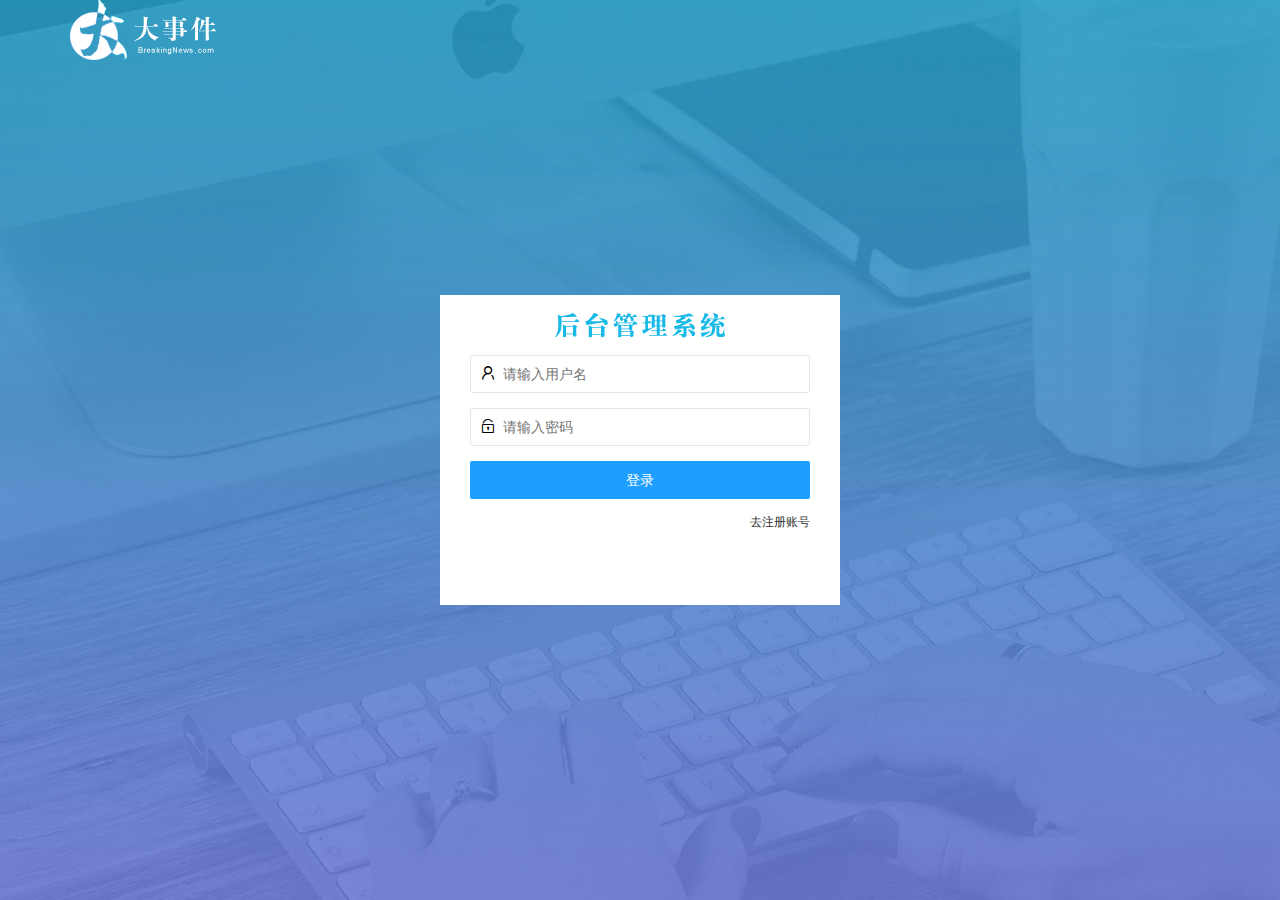
<file: login.html>
<!DOCTYPE html>
<html lang="en">

<head>
    <meta charset="UTF-8">
    <meta name="viewport" content="width=device-width, initial-scale=1.0">
    <title>大事件-登录/注册</title>
    <link rel="stylesheet" href="/assets/lib/layui/css/layui.css">
    <link rel="stylesheet" href="/assets/css/login.css">
</head>

<body>
    <!-- 头部的 logo 区域 -->
    <div class="layui-main">
        <img src="/assets/images/logo.png" alt="">
    </div>
    <!-- 登录注册区域 -->
    <div class="loginAndRegBox">
        <div class="title-box"></div>
        <!-- 登录的div -->
        <div class="login-box">
            <!-- 登录的表单 -->
            <form class="layui-form" id="form_login">
                <!-- 用户名 -->
                <div class="layui-form-item">
                    <i class="layui-icon layui-icon-username"></i>
                    <input type="text" name="username" required lay-verify="required" placeholder="请输入用户名" autocomplete="off" class="layui-input" />
                </div>
                <!-- 密码 -->
                <div class="layui-form-item">
                    <i class="layui-icon layui-icon-password"></i>
                    <input type="password" name="password" required lay-verify="required" placeholder="请输入密码" autocomplete="off" class="layui-input" />
                </div>
                <!-- 登录按钮 -->
                <div class="layui-form-item">
                    <!-- 注意：表单提交按钮和普通按钮的区别，就是 lay-submit 属性 -->
                    <button class="layui-btn layui-btn-fluid layui-btn-normal" lay-submit>登录</button>
                </div>
                <div class="layui-form-item links">
                    <a href="javascript:;" id="link_reg">去注册账号</a>
                </div>
            </form>
        </div>
        <!-- 注册的div -->
        <div class="reg-box">
            <!-- 注册的表单 -->
            <form class="layui-form" id="form_reg">
                <!-- 用户名 -->
                <div class="layui-form-item">
                    <i class="layui-icon layui-icon-username"></i>
                    <input type="text" name="username" required lay-verify="required" placeholder="请输入用户名" autocomplete="off" class="layui-input" />
                </div>
                <!-- 密码 -->
                <div class="layui-form-item">
                    <i class="layui-icon layui-icon-password"></i>
                    <input type="password" name="password" required lay-verify="required" placeholder="请输入密码" autocomplete="off" class="layui-input" />
                </div>
                <!-- 密码确认框 -->
                <div class="layui-form-item">
                    <i class="layui-icon layui-icon-password"></i>
                    <input type="password" name="repassword" required lay-verify="required" placeholder="再次确认密码" autocomplete="off" class="layui-input" />
                </div>
                <!-- 注册按钮 -->
                <div class="layui-form-item">
                    <!-- 注意：表单提交按钮和普通按钮的区别，就是 lay-submit 属性 -->
                    <button class="layui-btn layui-btn-fluid layui-btn-normal" lay-submit>注册</button>
                </div>
                <div class="layui-form-item links">
                    <a href="javascript:;" id="link_login">去登录</a>
                </div>
            </form>
        </div>

    </div>
    <script src="/assets/lib/jquery.js"></script>
    <!-- 导入Layui 的js文件 -->
    <script src="/assets/lib/layui/layui.all.js"></script>
    <!-- 导入拦截 js -->
    <script src="/assets/js/baseAPI.js"></script>
    <!-- 导入jQuery -->

    <!-- 导入自己的JavaScript -->
    <script src="/assets/js/login.js"></script>

</body>

</html>
</file>
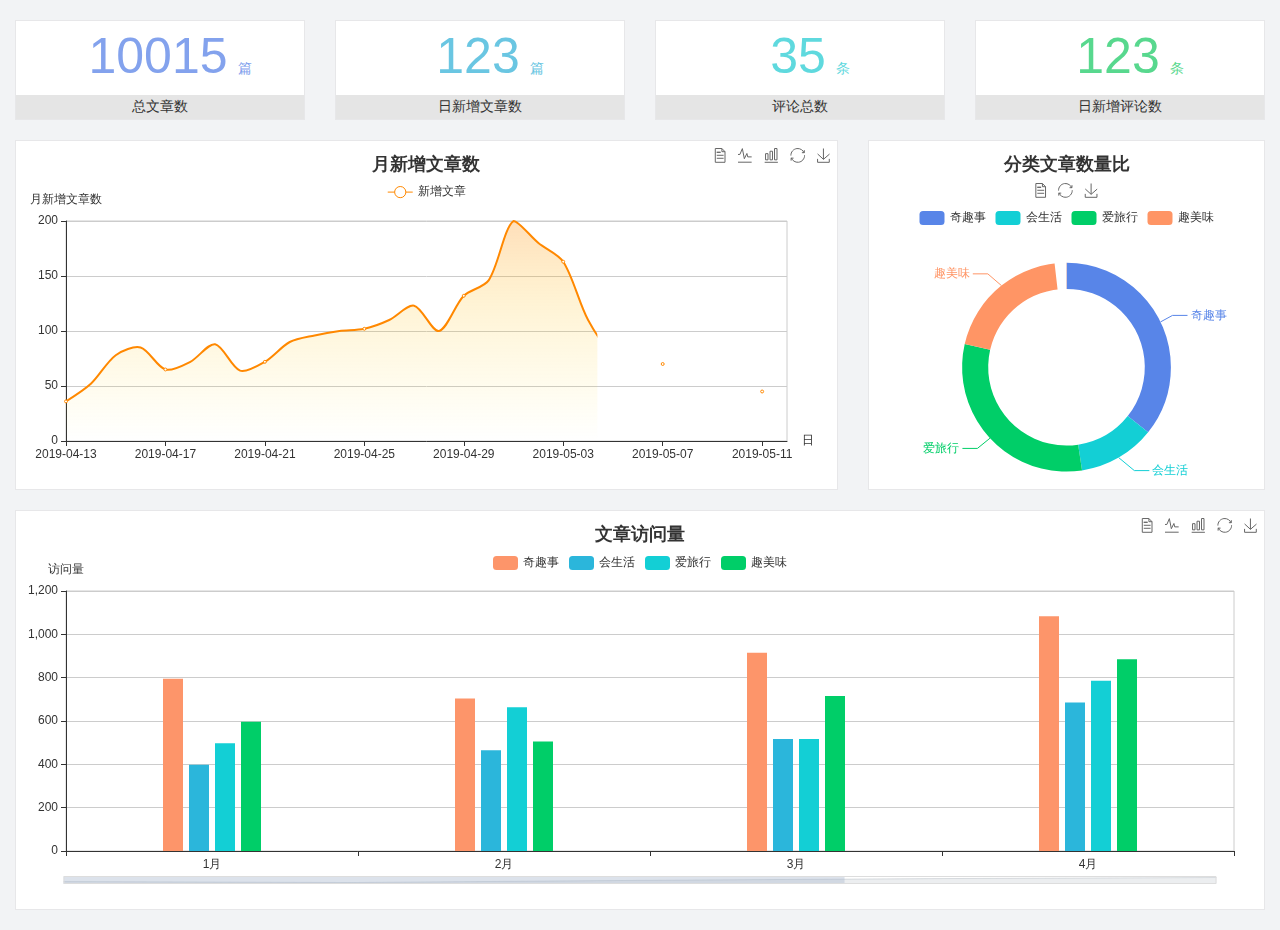
<file: home/dashboard.html>
<!DOCTYPE html>
<html lang="en">

<head>
  <meta charset="UTF-8">
  <meta name="viewport" content="width=device-width, initial-scale=1.0">
  <meta http-equiv="X-UA-Compatible" content="ie=edge">
  <title>图表统计</title>
  <link rel="stylesheet" href="../../assets/lib/bootstrap.css" />
  <link rel="stylesheet" href="../../assets/lib/main.css" />
  <script src="../../assets/lib/jquery.js"></script>
  <script type="text/javascript" src="../../assets/lib/echarts.min.js"></script>
</head>

<body>
  <div class="container-fluid">
    <div class="row spannel_list">
      <div class="col-sm-3 col-xs-6">
        <div class="spannel">
          <em>10015</em><span>篇</span>
          <b>总文章数</b>
        </div>
      </div>
      <div class="col-sm-3 col-xs-6">
        <div class="spannel scolor01">
          <em>123</em><span>篇</span>
          <b>日新增文章数</b>
        </div>
      </div>
      <div class="col-sm-3 col-xs-6">
        <div class="spannel scolor02">
          <em>35</em><span>条</span>
          <b>评论总数</b>
        </div>
      </div>
      <div class="col-sm-3 col-xs-6">
        <div class="spannel scolor03">
          <em>123</em><span>条</span>
          <b>日新增评论数</b>
        </div>
      </div>
    </div>
  </div>

  <div class="container-fluid">
    <div class="row curve-pie">
      <div class="col-lg-8 col-md-8">
        <div class="gragh_pannel" id="curve_show"></div>
      </div>
      <div class="col-lg-4 col-md-4">
        <div class="gragh_pannel" id="pie_show"></div>
      </div>
    </div>
  </div>

  <div class="container-fluid">
    <div class="column_pannel" id="column_show"></div>
  </div>

  <script>
    var oChart = echarts.init(document.getElementById('curve_show'));
    var aList_all = [
      { 'count': 36, 'date': '2019-04-13' },
      { 'count': 52, 'date': '2019-04-14' },
      { 'count': 78, 'date': '2019-04-15' },
      { 'count': 85, 'date': '2019-04-16' },
      { 'count': 65, 'date': '2019-04-17' },
      { 'count': 72, 'date': '2019-04-18' },
      { 'count': 88, 'date': '2019-04-19' },
      { 'count': 64, 'date': '2019-04-20' },
      { 'count': 72, 'date': '2019-04-21' },
      { 'count': 90, 'date': '2019-04-22' },
      { 'count': 96, 'date': '2019-04-23' },
      { 'count': 100, 'date': '2019-04-24' },
      { 'count': 102, 'date': '2019-04-25' },
      { 'count': 110, 'date': '2019-04-26' },
      { 'count': 123, 'date': '2019-04-27' },
      { 'count': 100, 'date': '2019-04-28' },
      { 'count': 132, 'date': '2019-04-29' },
      { 'count': 146, 'date': '2019-04-30' },
      { 'count': 200, 'date': '2019-05-01' },
      { 'count': 180, 'date': '2019-05-02' },
      { 'count': 163, 'date': '2019-05-03' },
      { 'count': 110, 'date': '2019-05-04' },
      { 'count': 80, 'date': '2019-05-05' },
      { 'count': 82, 'date': '2019-05-06' },
      { 'count': 70, 'date': '2019-05-07' },
      { 'count': 65, 'date': '2019-05-08' },
      { 'count': 54, 'date': '2019-05-09' },
      { 'count': 40, 'date': '2019-05-10' },
      { 'count': 45, 'date': '2019-05-11' },
      { 'count': 38, 'date': '2019-05-12' },
    ];

    let aCount = [];
    let aDate = [];

    for (var i = 0; i < aList_all.length; i++) {
      aCount.push(aList_all[i].count);
      aDate.push(aList_all[i].date);
    }

    var chartopt = {
      title: {
        text: '月新增文章数',
        left: 'center',
        top: '10'
      },
      tooltip: {
        trigger: 'axis'
      },
      legend: {
        data: ['新增文章'],
        top: '40'
      },
      toolbox: {
        show: true,
        feature: {
          mark: { show: true },
          dataView: { show: true, readOnly: false },
          magicType: { show: true, type: ['line', 'bar'] },
          restore: { show: true },
          saveAsImage: { show: true }
        }
      },
      calculable: true,
      xAxis: [
        {
          name: '日',
          type: 'category',
          boundaryGap: false,
          data: aDate
        }
      ],
      yAxis: [
        {
          name: '月新增文章数',
          type: 'value'
        }
      ],
      series: [
        {
          name: '新增文章',
          type: 'line',
          smooth: true,
          itemStyle: { normal: { areaStyle: { type: 'default' }, color: '#f80' }, lineStyle: { color: '#f80' } },
          data: aCount
        }],
      areaStyle: {
        normal: {
          color: new echarts.graphic.LinearGradient(0, 0, 0, 1, [{
            offset: 0,
            color: 'rgba(255,136,0,0.39)'
          }, {
            offset: .34,
            color: 'rgba(255,180,0,0.25)'
          }, {
            offset: 1,
            color: 'rgba(255,222,0,0.00)'
          }])

        }
      },
      grid: {
        show: true,
        x: 50,
        x2: 50,
        y: 80,
        height: 220
      }
    };

    oChart.setOption(chartopt);


    var oPie = echarts.init(document.getElementById('pie_show'));
    var oPieopt =
    {
      title: {
        top: 10,
        text: '分类文章数量比',
        x: 'center'
      },
      tooltip: {
        trigger: 'item',
        formatter: "{a} <br/>{b} : {c} ({d}%)"
      },
      color: ['#5885e8', '#13cfd5', '#00ce68', '#ff9565'],
      legend: {
        x: 'center',
        top: 65,
        data: ['奇趣事', '会生活', '爱旅行', '趣美味']
      },
      toolbox: {
        show: true,
        x: 'center',
        top: 35,
        feature: {
          mark: { show: true },
          dataView: { show: true, readOnly: false },
          magicType: {
            show: true,
            type: ['pie', 'funnel'],
            option: {
              funnel: {
                x: '25%',
                width: '50%',
                funnelAlign: 'left',
                max: 1548
              }
            }
          },
          restore: { show: true },
          saveAsImage: { show: true }
        }
      },
      calculable: true,
      series: [
        {
          name: '访问来源',
          type: 'pie',
          radius: ['45%', '60%'],
          center: ['50%', '65%'],
          data: [
            { value: 300, name: '奇趣事' },
            { value: 100, name: '会生活' },
            { value: 260, name: '爱旅行' },
            { value: 180, name: '趣美味' }
          ]
        }
      ]
    };
    oPie.setOption(oPieopt);



    var oColumn = this.echarts.init(document.getElementById('column_show'));
    var oColumnopt =
    {
      title: {
        text: '文章访问量',
        left: 'center',
        top: '10'
      },
      tooltip: {
        trigger: 'axis'
      },
      legend: {
        data: ['奇趣事', '会生活', '爱旅行', '趣美味'],
        top: '40'
      },
      toolbox: {
        show: true,
        feature: {
          mark: { show: true },
          dataView: { show: true, readOnly: false },
          magicType: { show: true, type: ['line', 'bar'] },
          restore: { show: true },
          saveAsImage: { show: true }
        }
      },
      calculable: true,
      xAxis: [
        {
          type: 'category',
          data: ['1月', '2月', '3月', '4月', '5月']
        }
      ],
      yAxis: [
        {
          name: '访问量',
          type: 'value'
        }
      ],
      series: [
        {
          name: '奇趣事',
          type: 'bar',
          barWidth: 20,
          itemStyle: {
            normal: { areaStyle: { type: 'default' }, color: '#fd956a' }
          },
          data: [800, 708, 920, 1090, 1200]
        },
        {
          name: '会生活',
          type: 'bar',
          barWidth: 20,
          itemStyle: {
            normal: { areaStyle: { type: 'default' }, color: '#2bb6db' }
          },
          data: [400, 468, 520, 690, 800]
        },
        {
          name: '爱旅行',
          type: 'bar',
          barWidth: 20,
          itemStyle: {
            normal: { areaStyle: { type: 'default' }, color: '#13cfd5' }
          },
          data: [500, 668, 520, 790, 900]
        },
        {
          name: '趣美味',
          type: 'bar',
          barWidth: 20,
          itemStyle: {
            normal: { areaStyle: { type: 'default' }, color: '#00ce68' }
          },
          data: [600, 508, 720, 890, 1000]
        }
      ],
      grid: {
        show: true,
        x: 50,
        x2: 30,
        y: 80,
        height: 260
      },
      dataZoom: [//给x轴设置滚动条
        {
          start: 0,//默认为0
          end: 100 - 1000 / 31,//默认为100
          type: 'slider',
          show: true,
          xAxisIndex: [0],
          handleSize: 0,//滑动条的 左右2个滑动条的大小
          height: 8,//组件高度
          left: 45, //左边的距离
          right: 50,//右边的距离
          bottom: 26,//右边的距离
          handleColor: '#ddd',//h滑动图标的颜色
          handleStyle: {
            borderColor: "#cacaca",
            borderWidth: "1",
            shadowBlur: 2,
            background: "#ddd",
            shadowColor: "#ddd",
          }
        }]
    };
    oColumn.setOption(oColumnopt);
  </script>
</body>

</html>
</file>
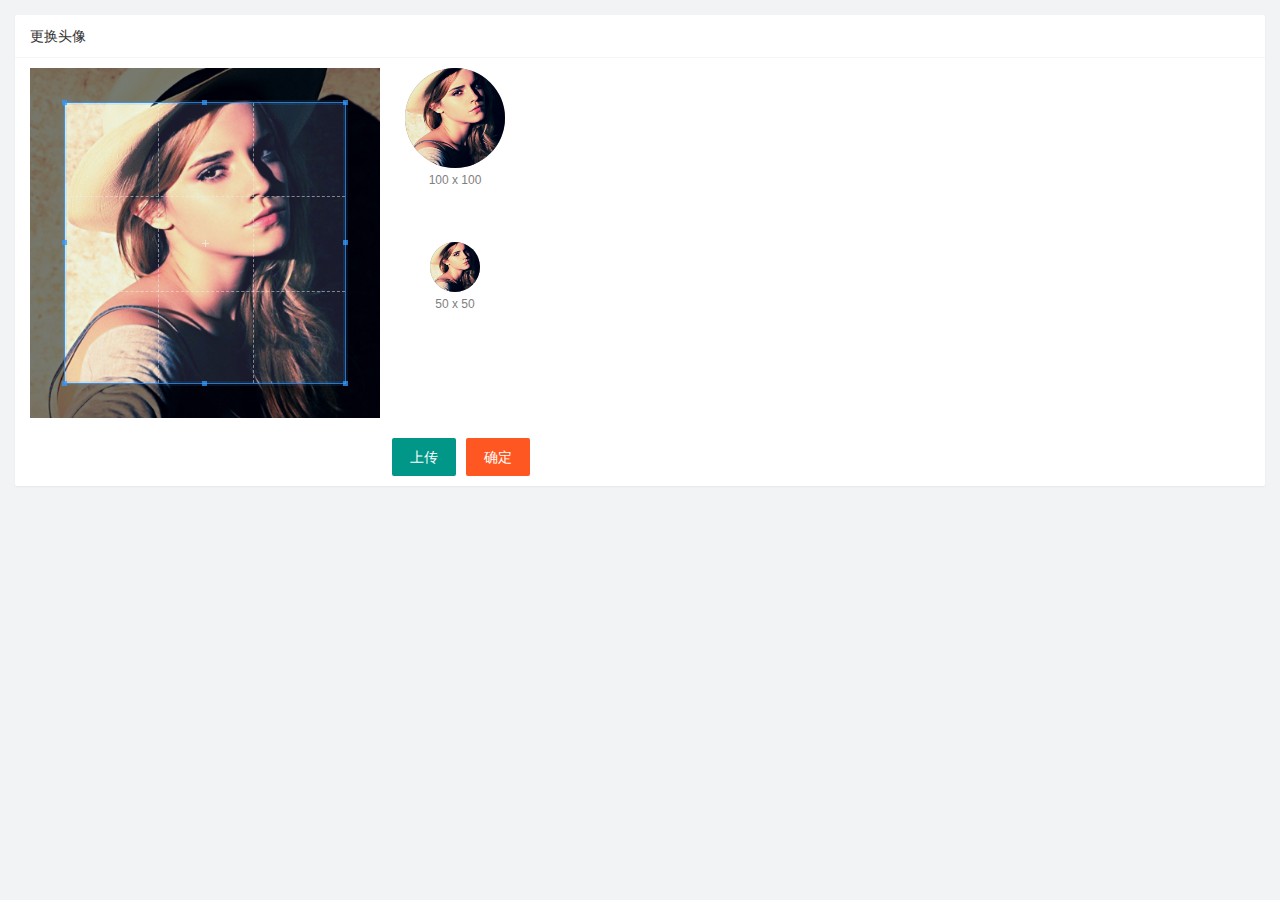
<file: user/user_avatar.html>
<!DOCTYPE html>
<html lang="en">

<head>
    <meta charset="UTF-8" />
    <meta name="viewport" content="width=device-width, initial-scale=1.0" />
    <title>Document</title>
    <link rel="stylesheet" href="/assets/lib/cropper/cropper.css" />
    <link rel="stylesheet" href="/assets/lib/layui/css/layui.css" />
    <link rel="stylesheet" href="/assets/css/user/user_avatar.css" />
</head>

<body>
    <!-- 卡片区域 -->
    <div class="layui-card">
        <div class="layui-card-header">更换头像</div>
        <div class="layui-card-body">
            <!-- 第一行的图片裁剪和预览区域 -->
            <div class="row1">
                <!-- 图片裁剪区域 -->
                <div class="cropper-box">
                    <!-- 这个 img 标签很重要，将来会把它初始化为裁剪区域 -->
                    <img id="image" src="/assets/images/sample.jpg" />
                </div>
                <!-- 图片的预览区域 -->
                <div class="preview-box">
                    <div>
                        <!-- 宽高为 100px 的预览区域 -->
                        <div class="img-preview w100"></div>
                        <p class="size">100 x 100</p>
                    </div>
                    <div>
                        <!-- 宽高为 50px 的预览区域 -->
                        <div class="img-preview w50"></div>
                        <p class="size">50 x 50</p>
                    </div>
                </div>
            </div>
            <!-- 第二行的按钮区域 -->
            <div class="row2">
                <!-- 通过 accept 属性,可以指定, 允许用户选择什么类型的图片 -->
                <input type="file" id="file" accept="image/png,image/jpeg" />
                <button type="button" class="layui-btn" id="btnChooseImage">上传</button>
                <button type="button" class="layui-btn layui-btn-danger">确定</button>
            </div>
        </div>
    </div>
    <script src="/assets/lib/jquery.js"></script>
    <script src="/assets/lib/cropper/Cropper.js"></script>
    <script src="/assets/lib/cropper/jquery-cropper.js"></script>
    <script src="/assets/lib/layui/layui.all.js"></script>
    <script src="/assets/js/baseAPI.js"></script>
    <script src="/assets/js/user/user_avatar.js"></script>
</body>

</html>
</file>
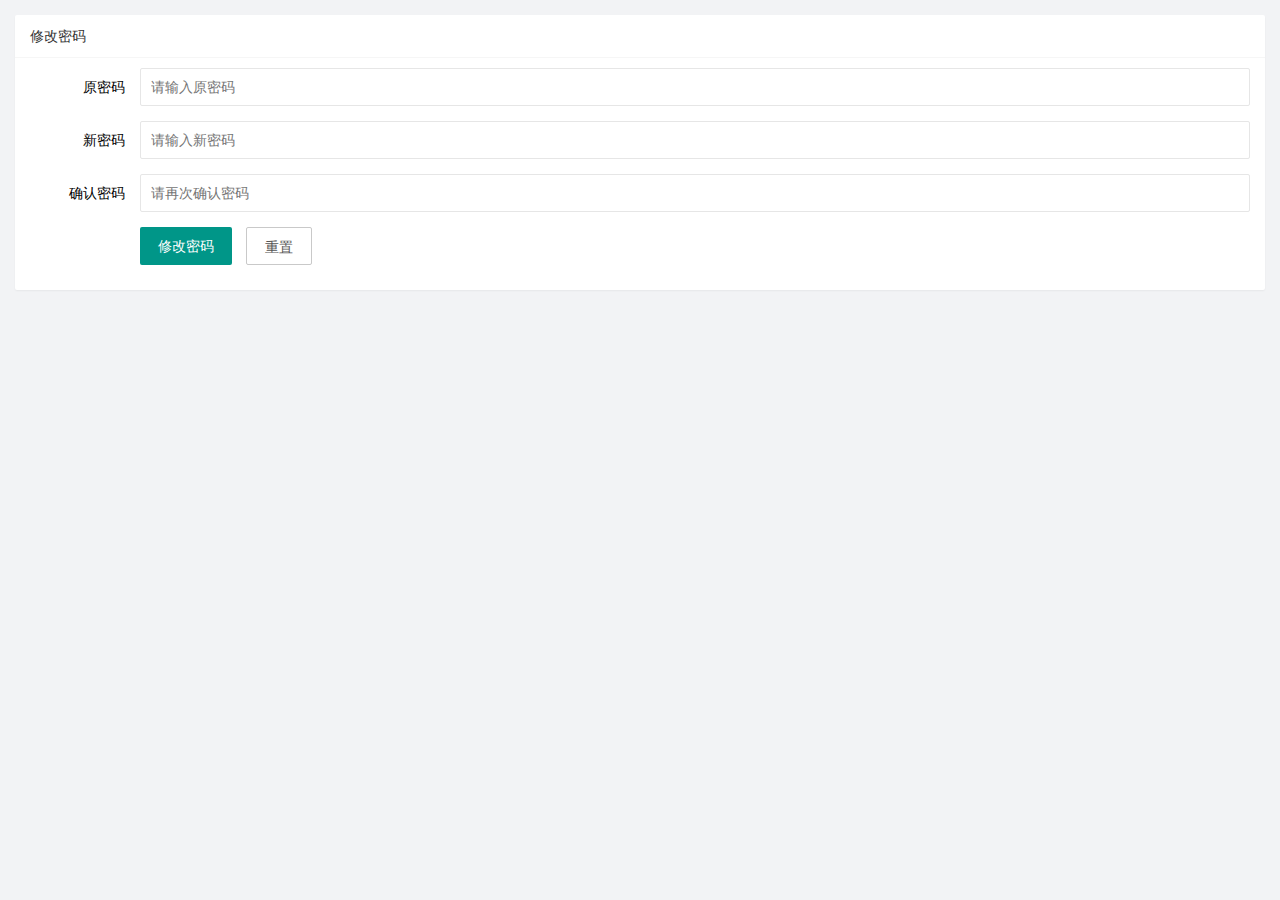
<file: user/user_info.html>
<!DOCTYPE html>
<html lang="en">

<head>
    <meta charset="UTF-8" />
    <meta name="viewport" content="width=device-width, initial-scale=1.0" />
    <title>Document</title>
    <!-- 导入 layui 的样式 -->
    <link rel="stylesheet" href="/assets/lib/layui/css/layui.css" />
    <!-- 导入自己的样式 -->
    <link rel="stylesheet" href="/assets/css/user/user_info.css" />
</head>

<body>
    <!-- 卡片区域 -->
    <div class="layui-card">
        <div class="layui-card-header">修改密码</div>
        <div class="layui-card-body">
            <!-- form 表单区域 -->
            <form class="layui-form" lay-filter="formUserInfo">
                <!-- 这是隐藏域 -->
                <input type="hidden" name="id" value="" />

                <!-- 省略其他代码 -->
                <div class="layui-form-item">
                    <label class="layui-form-label">原密码</label>
                    <div class="layui-input-block">
                        <input type="password" name="oldPwd" required lay-verify="required | pwd" placeholder="请输入原密码" autocomplete="off" class="layui-input" />
                    </div>
                </div>
                <div class="layui-form-item">
                    <label class="layui-form-label">新密码</label>
                    <div class="layui-input-block">
                        <input type="password" name="newPwd" required lay-verify="required|pwd|samePwd" placeholder="请输入新密码" autocomplete="off" class="layui-input" />
                    </div>
                </div>
                <div class="layui-form-item">
                    <label class="layui-form-label">确认密码</label>
                    <div class="layui-input-block">
                        <input type="password" name="rePwd" required lay-verify="required|pwd|rePwd" placeholder="请再次确认密码" autocomplete="off" class="layui-input" />
                    </div>
                </div>
                <div class="layui-form-item">
                    <div class="layui-input-block">
                        <button class="layui-btn" lay-submit lay-filter="formDemo">修改密码</button>
                        <button type="reset" class="layui-btn layui-btn-primary">重置</button>
                    </div>
                </div>
            </form>
        </div>
    </div>
    <!-- 导入 layui 的 js -->
    <script src="/assets/lib/layui/layui.all.js"></script>
    <!-- 导入 jquery -->
    <script src="/assets/lib/jquery.js"></script>
    <!-- 导入 -->
    <!-- 导入 baseAPI.js -->
    <script src="/assets/js/baseAPI.js"></script>
    <!-- 导入自己的 js -->
    <script src="/assets/js/user/user_info.js"></script>
</body>

</html>
</file>
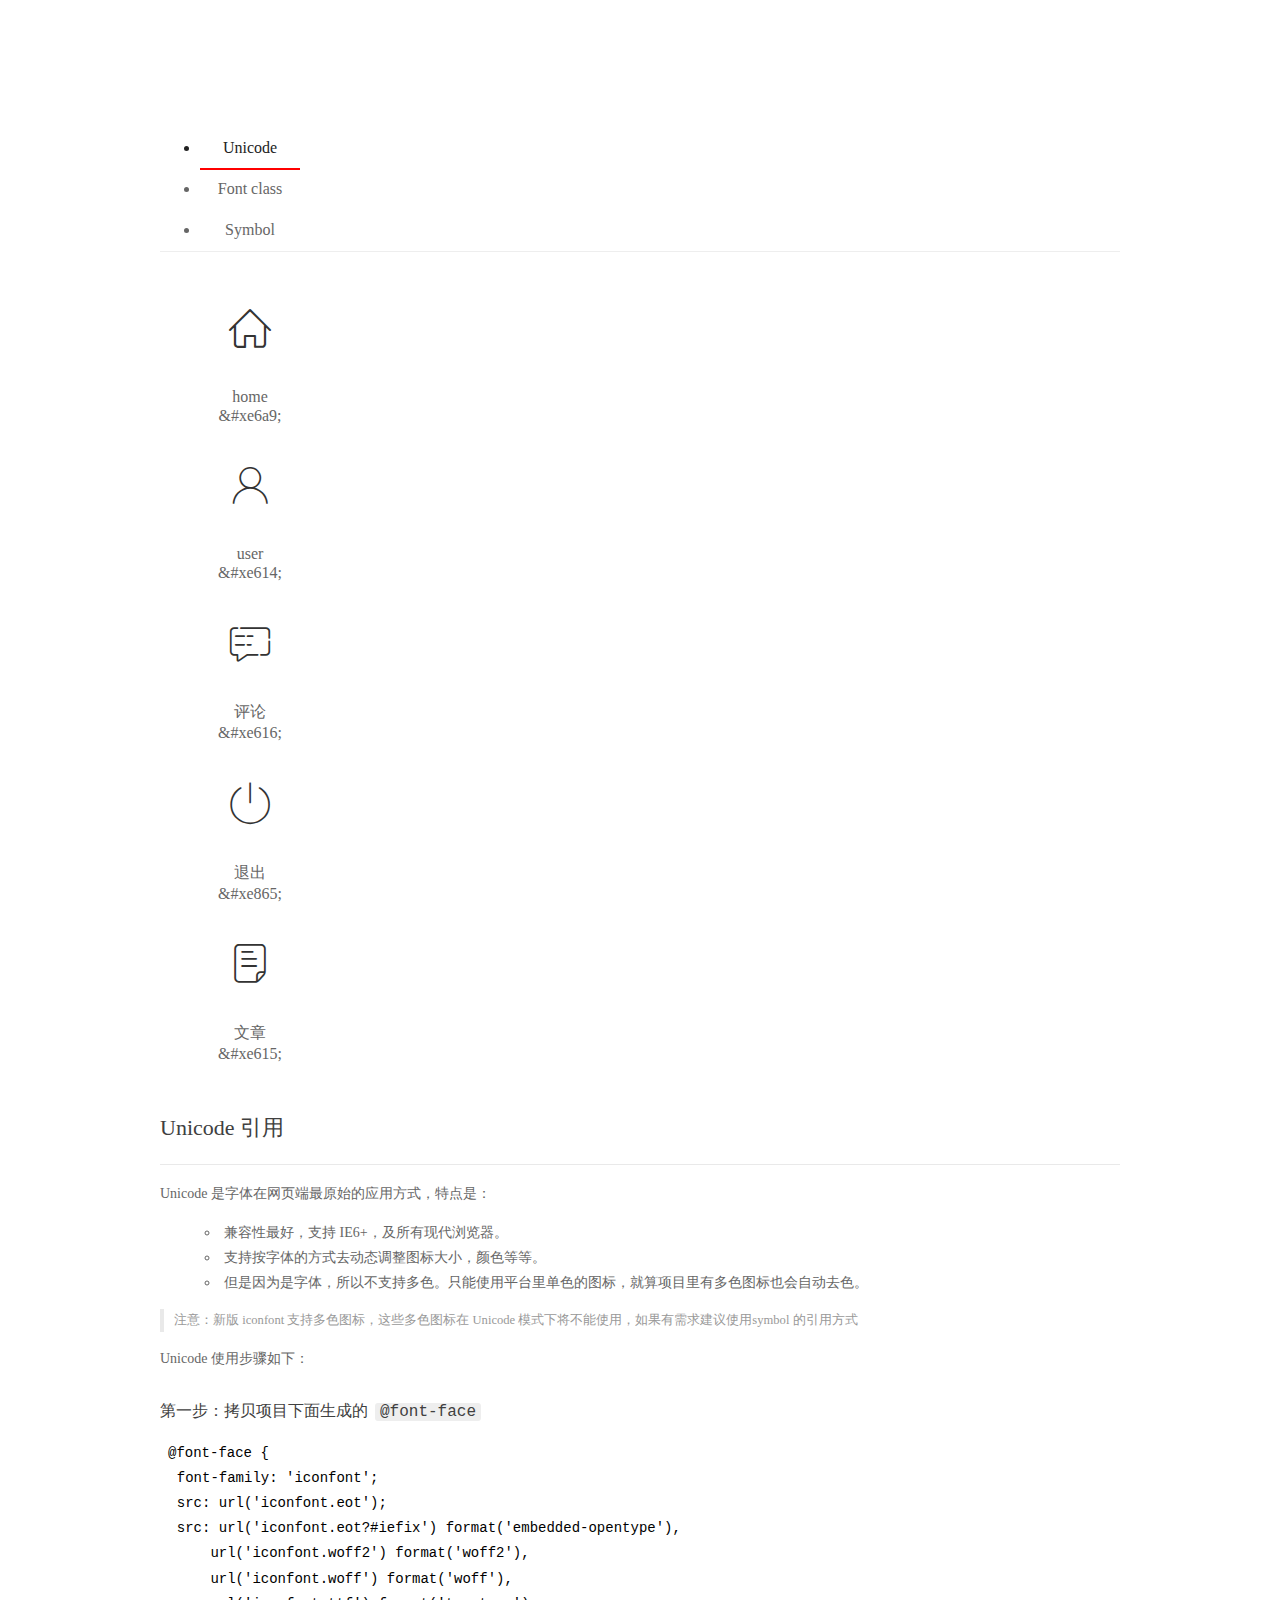
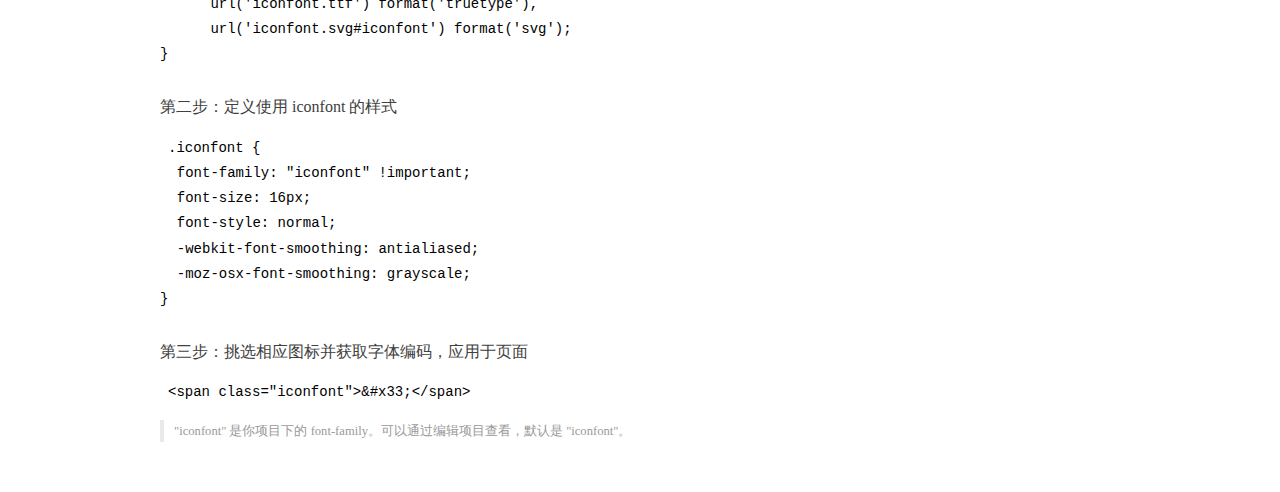
<file: assets/fonts/demo_index.html>
<!DOCTYPE html>
<html>
<head>
  <meta charset="utf-8"/>
  <title>IconFont Demo</title>
  <link rel="shortcut icon" href="https://gtms04.alicdn.com/tps/i4/TB1_oz6GVXXXXaFXpXXJDFnIXXX-64-64.ico" type="image/x-icon"/>
  <link rel="stylesheet" href="https://g.alicdn.com/thx/cube/1.3.2/cube.min.css">
  <link rel="stylesheet" href="demo.css">
  <link rel="stylesheet" href="iconfont.css">
  <script src="iconfont.js"></script>
  <!-- jQuery -->
  <script src="https://a1.alicdn.com/oss/uploads/2018/12/26/7bfddb60-08e8-11e9-9b04-53e73bb6408b.js"></script>
  <!-- 代码高亮 -->
  <script src="https://a1.alicdn.com/oss/uploads/2018/12/26/a3f714d0-08e6-11e9-8a15-ebf944d7534c.js"></script>
</head>
<body>
  <div class="main">
    <h1 class="logo"><a href="https://www.iconfont.cn/" title="iconfont 首页" target="_blank">&#xe86b;</a></h1>
    <div class="nav-tabs">
      <ul id="tabs" class="dib-box">
        <li class="dib active"><span>Unicode</span></li>
        <li class="dib"><span>Font class</span></li>
        <li class="dib"><span>Symbol</span></li>
      </ul>
      
    </div>
    <div class="tab-container">
      <div class="content unicode" style="display: block;">
          <ul class="icon_lists dib-box">
          
            <li class="dib">
              <span class="icon iconfont">&#xe6a9;</span>
                <div class="name">home</div>
                <div class="code-name">&amp;#xe6a9;</div>
              </li>
          
            <li class="dib">
              <span class="icon iconfont">&#xe614;</span>
                <div class="name">user</div>
                <div class="code-name">&amp;#xe614;</div>
              </li>
          
            <li class="dib">
              <span class="icon iconfont">&#xe616;</span>
                <div class="name">评论</div>
                <div class="code-name">&amp;#xe616;</div>
              </li>
          
            <li class="dib">
              <span class="icon iconfont">&#xe865;</span>
                <div class="name">退出</div>
                <div class="code-name">&amp;#xe865;</div>
              </li>
          
            <li class="dib">
              <span class="icon iconfont">&#xe615;</span>
                <div class="name">文章</div>
                <div class="code-name">&amp;#xe615;</div>
              </li>
          
          </ul>
          <div class="article markdown">
          <h2 id="unicode-">Unicode 引用</h2>
          <hr>

          <p>Unicode 是字体在网页端最原始的应用方式，特点是：</p>
          <ul>
            <li>兼容性最好，支持 IE6+，及所有现代浏览器。</li>
            <li>支持按字体的方式去动态调整图标大小，颜色等等。</li>
            <li>但是因为是字体，所以不支持多色。只能使用平台里单色的图标，就算项目里有多色图标也会自动去色。</li>
          </ul>
          <blockquote>
            <p>注意：新版 iconfont 支持多色图标，这些多色图标在 Unicode 模式下将不能使用，如果有需求建议使用symbol 的引用方式</p>
          </blockquote>
          <p>Unicode 使用步骤如下：</p>
          <h3 id="-font-face">第一步：拷贝项目下面生成的 <code>@font-face</code></h3>
<pre><code class="language-css"
>@font-face {
  font-family: 'iconfont';
  src: url('iconfont.eot');
  src: url('iconfont.eot?#iefix') format('embedded-opentype'),
      url('iconfont.woff2') format('woff2'),
      url('iconfont.woff') format('woff'),
      url('iconfont.ttf') format('truetype'),
      url('iconfont.svg#iconfont') format('svg');
}
</code></pre>
          <h3 id="-iconfont-">第二步：定义使用 iconfont 的样式</h3>
<pre><code class="language-css"
>.iconfont {
  font-family: "iconfont" !important;
  font-size: 16px;
  font-style: normal;
  -webkit-font-smoothing: antialiased;
  -moz-osx-font-smoothing: grayscale;
}
</code></pre>
          <h3 id="-">第三步：挑选相应图标并获取字体编码，应用于页面</h3>
<pre>
<code class="language-html"
>&lt;span class="iconfont"&gt;&amp;#x33;&lt;/span&gt;
</code></pre>
          <blockquote>
            <p>"iconfont" 是你项目下的 font-family。可以通过编辑项目查看，默认是 "iconfont"。</p>
          </blockquote>
          </div>
      </div>
      <div class="content font-class">
        <ul class="icon_lists dib-box">
          
          <li class="dib">
            <span class="icon iconfont icon-home"></span>
            <div class="name">
              home
            </div>
            <div class="code-name">.icon-home
            </div>
          </li>
          
          <li class="dib">
            <span class="icon iconfont icon-user"></span>
            <div class="name">
              user
            </div>
            <div class="code-name">.icon-user
            </div>
          </li>
          
          <li class="dib">
            <span class="icon iconfont icon-pinglun"></span>
            <div class="name">
              评论
            </div>
            <div class="code-name">.icon-pinglun
            </div>
          </li>
          
          <li class="dib">
            <span class="icon iconfont icon-tuichu"></span>
            <div class="name">
              退出
            </div>
            <div class="code-name">.icon-tuichu
            </div>
          </li>
          
          <li class="dib">
            <span class="icon iconfont icon-16"></span>
            <div class="name">
              文章
            </div>
            <div class="code-name">.icon-16
            </div>
          </li>
          
        </ul>
        <div class="article markdown">
        <h2 id="font-class-">font-class 引用</h2>
        <hr>

        <p>font-class 是 Unicode 使用方式的一种变种，主要是解决 Unicode 书写不直观，语意不明确的问题。</p>
        <p>与 Unicode 使用方式相比，具有如下特点：</p>
        <ul>
          <li>兼容性良好，支持 IE8+，及所有现代浏览器。</li>
          <li>相比于 Unicode 语意明确，书写更直观。可以很容易分辨这个 icon 是什么。</li>
          <li>因为使用 class 来定义图标，所以当要替换图标时，只需要修改 class 里面的 Unicode 引用。</li>
          <li>不过因为本质上还是使用的字体，所以多色图标还是不支持的。</li>
        </ul>
        <p>使用步骤如下：</p>
        <h3 id="-fontclass-">第一步：引入项目下面生成的 fontclass 代码：</h3>
<pre><code class="language-html">&lt;link rel="stylesheet" href="./iconfont.css"&gt;
</code></pre>
        <h3 id="-">第二步：挑选相应图标并获取类名，应用于页面：</h3>
<pre><code class="language-html">&lt;span class="iconfont icon-xxx"&gt;&lt;/span&gt;
</code></pre>
        <blockquote>
          <p>"
            iconfont" 是你项目下的 font-family。可以通过编辑项目查看，默认是 "iconfont"。</p>
        </blockquote>
      </div>
      </div>
      <div class="content symbol">
          <ul class="icon_lists dib-box">
          
            <li class="dib">
                <svg class="icon svg-icon" aria-hidden="true">
                  <use xlink:href="#icon-home"></use>
                </svg>
                <div class="name">home</div>
                <div class="code-name">#icon-home</div>
            </li>
          
            <li class="dib">
                <svg class="icon svg-icon" aria-hidden="true">
                  <use xlink:href="#icon-user"></use>
                </svg>
                <div class="name">user</div>
                <div class="code-name">#icon-user</div>
            </li>
          
            <li class="dib">
                <svg class="icon svg-icon" aria-hidden="true">
                  <use xlink:href="#icon-pinglun"></use>
                </svg>
                <div class="name">评论</div>
                <div class="code-name">#icon-pinglun</div>
            </li>
          
            <li class="dib">
                <svg class="icon svg-icon" aria-hidden="true">
                  <use xlink:href="#icon-tuichu"></use>
                </svg>
                <div class="name">退出</div>
                <div class="code-name">#icon-tuichu</div>
            </li>
          
            <li class="dib">
                <svg class="icon svg-icon" aria-hidden="true">
                  <use xlink:href="#icon-16"></use>
                </svg>
                <div class="name">文章</div>
                <div class="code-name">#icon-16</div>
            </li>
          
          </ul>
          <div class="article markdown">
          <h2 id="symbol-">Symbol 引用</h2>
          <hr>

          <p>这是一种全新的使用方式，应该说这才是未来的主流，也是平台目前推荐的用法。相关介绍可以参考这篇<a href="">文章</a>
            这种用法其实是做了一个 SVG 的集合，与另外两种相比具有如下特点：</p>
          <ul>
            <li>支持多色图标了，不再受单色限制。</li>
            <li>通过一些技巧，支持像字体那样，通过 <code>font-size</code>, <code>color</code> 来调整样式。</li>
            <li>兼容性较差，支持 IE9+，及现代浏览器。</li>
            <li>浏览器渲染 SVG 的性能一般，还不如 png。</li>
          </ul>
          <p>使用步骤如下：</p>
          <h3 id="-symbol-">第一步：引入项目下面生成的 symbol 代码：</h3>
<pre><code class="language-html">&lt;script src="./iconfont.js"&gt;&lt;/script&gt;
</code></pre>
          <h3 id="-css-">第二步：加入通用 CSS 代码（引入一次就行）：</h3>
<pre><code class="language-html">&lt;style&gt;
.icon {
  width: 1em;
  height: 1em;
  vertical-align: -0.15em;
  fill: currentColor;
  overflow: hidden;
}
&lt;/style&gt;
</code></pre>
          <h3 id="-">第三步：挑选相应图标并获取类名，应用于页面：</h3>
<pre><code class="language-html">&lt;svg class="icon" aria-hidden="true"&gt;
  &lt;use xlink:href="#icon-xxx"&gt;&lt;/use&gt;
&lt;/svg&gt;
</code></pre>
          </div>
      </div>

    </div>
  </div>
  <script>
  $(document).ready(function () {
      $('.tab-container .content:first').show()

      $('#tabs li').click(function (e) {
        var tabContent = $('.tab-container .content')
        var index = $(this).index()

        if ($(this).hasClass('active')) {
          return
        } else {
          $('#tabs li').removeClass('active')
          $(this).addClass('active')

          tabContent.hide().eq(index).fadeIn()
        }
      })
    })
  </script>
</body>
</html>
</file>
<file: assets/lib/layui/css/layui.css>
/** layui-v2.5.5 MIT License By https://www.layui.com */
 .layui-inline,img{display:inline-block;vertical-align:middle}h1,h2,h3,h4,h5,h6{font-weight:400}.layui-edge,.layui-header,.layui-inline,.layui-main{position:relative}.layui-body,.layui-edge,.layui-elip{overflow:hidden}.layui-btn,.layui-edge,.layui-inline,img{vertical-align:middle}.layui-btn,.layui-disabled,.layui-icon,.layui-unselect{-moz-user-select:none;-webkit-user-select:none;-ms-user-select:none}.layui-elip,.layui-form-checkbox span,.layui-form-pane .layui-form-label{text-overflow:ellipsis;white-space:nowrap}.layui-breadcrumb,.layui-tree-btnGroup{visibility:hidden}blockquote,body,button,dd,div,dl,dt,form,h1,h2,h3,h4,h5,h6,input,li,ol,p,pre,td,textarea,th,ul{margin:0;padding:0;-webkit-tap-highlight-color:rgba(0,0,0,0)}a:active,a:hover{outline:0}img{border:none}li{list-style:none}table{border-collapse:collapse;border-spacing:0}h4,h5,h6{font-size:100%}button,input,optgroup,option,select,textarea{font-family:inherit;font-size:inherit;font-style:inherit;font-weight:inherit;outline:0}pre{white-space:pre-wrap;white-space:-moz-pre-wrap;white-space:-pre-wrap;white-space:-o-pre-wrap;word-wrap:break-word}body{line-height:24px;font:14px Helvetica Neue,Helvetica,PingFang SC,Tahoma,Arial,sans-serif}hr{height:1px;margin:10px 0;border:0;clear:both}a{color:#333;text-decoration:none}a:hover{color:#777}a cite{font-style:normal;*cursor:pointer}.layui-border-box,.layui-border-box *{box-sizing:border-box}.layui-box,.layui-box *{box-sizing:content-box}.layui-clear{clear:both;*zoom:1}.layui-clear:after{content:'\20';clear:both;*zoom:1;display:block;height:0}.layui-inline{*display:inline;*zoom:1}.layui-edge{display:inline-block;width:0;height:0;border-width:6px;border-style:dashed;border-color:transparent}.layui-edge-top{top:-4px;border-bottom-color:#999;border-bottom-style:solid}.layui-edge-right{border-left-color:#999;border-left-style:solid}.layui-edge-bottom{top:2px;border-top-color:#999;border-top-style:solid}.layui-edge-left{border-right-color:#999;border-right-style:solid}.layui-disabled,.layui-disabled:hover{color:#d2d2d2!important;cursor:not-allowed!important}.layui-circle{border-radius:100%}.layui-show{display:block!important}.layui-hide{display:none!important}@font-face{font-family:layui-icon;src:url(../font/iconfont.eot?v=250);src:url(../font/iconfont.eot?v=250#iefix) format('embedded-opentype'),url(../font/iconfont.woff2?v=250) format('woff2'),url(../font/iconfont.woff?v=250) format('woff'),url(../font/iconfont.ttf?v=250) format('truetype'),url(../font/iconfont.svg?v=250#layui-icon) format('svg')}.layui-icon{font-family:layui-icon!important;font-size:16px;font-style:normal;-webkit-font-smoothing:antialiased;-moz-osx-font-smoothing:grayscale}.layui-icon-reply-fill:before{content:"\e611"}.layui-icon-set-fill:before{content:"\e614"}.layui-icon-menu-fill:before{content:"\e60f"}.layui-icon-search:before{content:"\e615"}.layui-icon-share:before{content:"\e641"}.layui-icon-set-sm:before{content:"\e620"}.layui-icon-engine:before{content:"\e628"}.layui-icon-close:before{content:"\1006"}.layui-icon-close-fill:before{content:"\1007"}.layui-icon-chart-screen:before{content:"\e629"}.layui-icon-star:before{content:"\e600"}.layui-icon-circle-dot:before{content:"\e617"}.layui-icon-chat:before{content:"\e606"}.layui-icon-release:before{content:"\e609"}.layui-icon-list:before{content:"\e60a"}.layui-icon-chart:before{content:"\e62c"}.layui-icon-ok-circle:before{content:"\1005"}.layui-icon-layim-theme:before{content:"\e61b"}.layui-icon-table:before{content:"\e62d"}.layui-icon-right:before{content:"\e602"}.layui-icon-left:before{content:"\e603"}.layui-icon-cart-simple:before{content:"\e698"}.layui-icon-face-cry:before{content:"\e69c"}.layui-icon-face-smile:before{content:"\e6af"}.layui-icon-survey:before{content:"\e6b2"}.layui-icon-tree:before{content:"\e62e"}.layui-icon-upload-circle:before{content:"\e62f"}.layui-icon-add-circle:before{content:"\e61f"}.layui-icon-download-circle:before{content:"\e601"}.layui-icon-templeate-1:before{content:"\e630"}.layui-icon-util:before{content:"\e631"}.layui-icon-face-surprised:before{content:"\e664"}.layui-icon-edit:before{content:"\e642"}.layui-icon-speaker:before{content:"\e645"}.layui-icon-down:before{content:"\e61a"}.layui-icon-file:before{content:"\e621"}.layui-icon-layouts:before{content:"\e632"}.layui-icon-rate-half:before{content:"\e6c9"}.layui-icon-add-circle-fine:before{content:"\e608"}.layui-icon-prev-circle:before{content:"\e633"}.layui-icon-read:before{content:"\e705"}.layui-icon-404:before{content:"\e61c"}.layui-icon-carousel:before{content:"\e634"}.layui-icon-help:before{content:"\e607"}.layui-icon-code-circle:before{content:"\e635"}.layui-icon-water:before{content:"\e636"}.layui-icon-username:before{content:"\e66f"}.layui-icon-find-fill:before{content:"\e670"}.layui-icon-about:before{content:"\e60b"}.layui-icon-location:before{content:"\e715"}.layui-icon-up:before{content:"\e619"}.layui-icon-pause:before{content:"\e651"}.layui-icon-date:before{content:"\e637"}.layui-icon-layim-uploadfile:before{content:"\e61d"}.layui-icon-delete:before{content:"\e640"}.layui-icon-play:before{content:"\e652"}.layui-icon-top:before{content:"\e604"}.layui-icon-friends:before{content:"\e612"}.layui-icon-refresh-3:before{content:"\e9aa"}.layui-icon-ok:before{content:"\e605"}.layui-icon-layer:before{content:"\e638"}.layui-icon-face-smile-fine:before{content:"\e60c"}.layui-icon-dollar:before{content:"\e659"}.layui-icon-group:before{content:"\e613"}.layui-icon-layim-download:before{content:"\e61e"}.layui-icon-picture-fine:before{content:"\e60d"}.layui-icon-link:before{content:"\e64c"}.layui-icon-diamond:before{content:"\e735"}.layui-icon-log:before{content:"\e60e"}.layui-icon-rate-solid:before{content:"\e67a"}.layui-icon-fonts-del:before{content:"\e64f"}.layui-icon-unlink:before{content:"\e64d"}.layui-icon-fonts-clear:before{content:"\e639"}.layui-icon-triangle-r:before{content:"\e623"}.layui-icon-circle:before{content:"\e63f"}.layui-icon-radio:before{content:"\e643"}.layui-icon-align-center:before{content:"\e647"}.layui-icon-align-right:before{content:"\e648"}.layui-icon-align-left:before{content:"\e649"}.layui-icon-loading-1:before{content:"\e63e"}.layui-icon-return:before{content:"\e65c"}.layui-icon-fonts-strong:before{content:"\e62b"}.layui-icon-upload:before{content:"\e67c"}.layui-icon-dialogue:before{content:"\e63a"}.layui-icon-video:before{content:"\e6ed"}.layui-icon-headset:before{content:"\e6fc"}.layui-icon-cellphone-fine:before{content:"\e63b"}.layui-icon-add-1:before{content:"\e654"}.layui-icon-face-smile-b:before{content:"\e650"}.layui-icon-fonts-html:before{content:"\e64b"}.layui-icon-form:before{content:"\e63c"}.layui-icon-cart:before{content:"\e657"}.layui-icon-camera-fill:before{content:"\e65d"}.layui-icon-tabs:before{content:"\e62a"}.layui-icon-fonts-code:before{content:"\e64e"}.layui-icon-fire:before{content:"\e756"}.layui-icon-set:before{content:"\e716"}.layui-icon-fonts-u:before{content:"\e646"}.layui-icon-triangle-d:before{content:"\e625"}.layui-icon-tips:before{content:"\e702"}.layui-icon-picture:before{content:"\e64a"}.layui-icon-more-vertical:before{content:"\e671"}.layui-icon-flag:before{content:"\e66c"}.layui-icon-loading:before{content:"\e63d"}.layui-icon-fonts-i:before{content:"\e644"}.layui-icon-refresh-1:before{content:"\e666"}.layui-icon-rmb:before{content:"\e65e"}.layui-icon-home:before{content:"\e68e"}.layui-icon-user:before{content:"\e770"}.layui-icon-notice:before{content:"\e667"}.layui-icon-login-weibo:before{content:"\e675"}.layui-icon-voice:before{content:"\e688"}.layui-icon-upload-drag:before{content:"\e681"}.layui-icon-login-qq:before{content:"\e676"}.layui-icon-snowflake:before{content:"\e6b1"}.layui-icon-file-b:before{content:"\e655"}.layui-icon-template:before{content:"\e663"}.layui-icon-auz:before{content:"\e672"}.layui-icon-console:before{content:"\e665"}.layui-icon-app:before{content:"\e653"}.layui-icon-prev:before{content:"\e65a"}.layui-icon-website:before{content:"\e7ae"}.layui-icon-next:before{content:"\e65b"}.layui-icon-component:before{content:"\e857"}.layui-icon-more:before{content:"\e65f"}.layui-icon-login-wechat:before{content:"\e677"}.layui-icon-shrink-right:before{content:"\e668"}.layui-icon-spread-left:before{content:"\e66b"}.layui-icon-camera:before{content:"\e660"}.layui-icon-note:before{content:"\e66e"}.layui-icon-refresh:before{content:"\e669"}.layui-icon-female:before{content:"\e661"}.layui-icon-male:before{content:"\e662"}.layui-icon-password:before{content:"\e673"}.layui-icon-senior:before{content:"\e674"}.layui-icon-theme:before{content:"\e66a"}.layui-icon-tread:before{content:"\e6c5"}.layui-icon-praise:before{content:"\e6c6"}.layui-icon-star-fill:before{content:"\e658"}.layui-icon-rate:before{content:"\e67b"}.layui-icon-template-1:before{content:"\e656"}.layui-icon-vercode:before{content:"\e679"}.layui-icon-cellphone:before{content:"\e678"}.layui-icon-screen-full:before{content:"\e622"}.layui-icon-screen-restore:before{content:"\e758"}.layui-icon-cols:before{content:"\e610"}.layui-icon-export:before{content:"\e67d"}.layui-icon-print:before{content:"\e66d"}.layui-icon-slider:before{content:"\e714"}.layui-icon-addition:before{content:"\e624"}.layui-icon-subtraction:before{content:"\e67e"}.layui-icon-service:before{content:"\e626"}.layui-icon-transfer:before{content:"\e691"}.layui-main{width:1140px;margin:0 auto}.layui-header{z-index:1000;height:60px}.layui-header a:hover{transition:all .5s;-webkit-transition:all .5s}.layui-side{position:fixed;left:0;top:0;bottom:0;z-index:999;width:200px;overflow-x:hidden}.layui-side-scroll{position:relative;width:220px;height:100%;overflow-x:hidden}.layui-body{position:absolute;left:200px;right:0;top:0;bottom:0;z-index:998;width:auto;overflow-y:auto;box-sizing:border-box}.layui-layout-body{overflow:hidden}.layui-layout-admin .layui-header{background-color:#23262E}.layui-layout-admin .layui-side{top:60px;width:200px;overflow-x:hidden}.layui-layout-admin .layui-body{position:fixed;top:60px;bottom:44px}.layui-layout-admin .layui-main{width:auto;margin:0 15px}.layui-layout-admin .layui-footer{position:fixed;left:200px;right:0;bottom:0;height:44px;line-height:44px;padding:0 15px;background-color:#eee}.layui-layout-admin .layui-logo{position:absolute;left:0;top:0;width:200px;height:100%;line-height:60px;text-align:center;color:#009688;font-size:16px}.layui-layout-admin .layui-header .layui-nav{background:0 0}.layui-layout-left{position:absolute!important;left:200px;top:0}.layui-layout-right{position:absolute!important;right:0;top:0}.layui-container{position:relative;margin:0 auto;padding:0 15px;box-sizing:border-box}.layui-fluid{position:relative;margin:0 auto;padding:0 15px}.layui-row:after,.layui-row:before{content:'';display:block;clear:both}.layui-col-lg1,.layui-col-lg10,.layui-col-lg11,.layui-col-lg12,.layui-col-lg2,.layui-col-lg3,.layui-col-lg4,.layui-col-lg5,.layui-col-lg6,.layui-col-lg7,.layui-col-lg8,.layui-col-lg9,.layui-col-md1,.layui-col-md10,.layui-col-md11,.layui-col-md12,.layui-col-md2,.layui-col-md3,.layui-col-md4,.layui-col-md5,.layui-col-md6,.layui-col-md7,.layui-col-md8,.layui-col-md9,.layui-col-sm1,.layui-col-sm10,.layui-col-sm11,.layui-col-sm12,.layui-col-sm2,.layui-col-sm3,.layui-col-sm4,.layui-col-sm5,.layui-col-sm6,.layui-col-sm7,.layui-col-sm8,.layui-col-sm9,.layui-col-xs1,.layui-col-xs10,.layui-col-xs11,.layui-col-xs12,.layui-col-xs2,.layui-col-xs3,.layui-col-xs4,.layui-col-xs5,.layui-col-xs6,.layui-col-xs7,.layui-col-xs8,.layui-col-xs9{position:relative;display:block;box-sizing:border-box}.layui-col-xs1,.layui-col-xs10,.layui-col-xs11,.layui-col-xs12,.layui-col-xs2,.layui-col-xs3,.layui-col-xs4,.layui-col-xs5,.layui-col-xs6,.layui-col-xs7,.layui-col-xs8,.layui-col-xs9{float:left}.layui-col-xs1{width:8.33333333%}.layui-col-xs2{width:16.66666667%}.layui-col-xs3{width:25%}.layui-col-xs4{width:33.33333333%}.layui-col-xs5{width:41.66666667%}.layui-col-xs6{width:50%}.layui-col-xs7{width:58.33333333%}.layui-col-xs8{width:66.66666667%}.layui-col-xs9{width:75%}.layui-col-xs10{width:83.33333333%}.layui-col-xs11{width:91.66666667%}.layui-col-xs12{width:100%}.layui-col-xs-offset1{margin-left:8.33333333%}.layui-col-xs-offset2{margin-left:16.66666667%}.layui-col-xs-offset3{margin-left:25%}.layui-col-xs-offset4{margin-left:33.33333333%}.layui-col-xs-offset5{margin-left:41.66666667%}.layui-col-xs-offset6{margin-left:50%}.layui-col-xs-offset7{margin-left:58.33333333%}.layui-col-xs-offset8{margin-left:66.66666667%}.layui-col-xs-offset9{margin-left:75%}.layui-col-xs-offset10{margin-left:83.33333333%}.layui-col-xs-offset11{margin-left:91.66666667%}.layui-col-xs-offset12{margin-left:100%}@media screen and (max-width:768px){.layui-hide-xs{display:none!important}.layui-show-xs-block{display:block!important}.layui-show-xs-inline{display:inline!important}.layui-show-xs-inline-block{display:inline-block!important}}@media screen and (min-width:768px){.layui-container{width:750px}.layui-hide-sm{display:none!important}.layui-show-sm-block{display:block!important}.layui-show-sm-inline{display:inline!important}.layui-show-sm-inline-block{display:inline-block!important}.layui-col-sm1,.layui-col-sm10,.layui-col-sm11,.layui-col-sm12,.layui-col-sm2,.layui-col-sm3,.layui-col-sm4,.layui-col-sm5,.layui-col-sm6,.layui-col-sm7,.layui-col-sm8,.layui-col-sm9{float:left}.layui-col-sm1{width:8.33333333%}.layui-col-sm2{width:16.66666667%}.layui-col-sm3{width:25%}.layui-col-sm4{width:33.33333333%}.layui-col-sm5{width:41.66666667%}.layui-col-sm6{width:50%}.layui-col-sm7{width:58.33333333%}.layui-col-sm8{width:66.66666667%}.layui-col-sm9{width:75%}.layui-col-sm10{width:83.33333333%}.layui-col-sm11{width:91.66666667%}.layui-col-sm12{width:100%}.layui-col-sm-offset1{margin-left:8.33333333%}.layui-col-sm-offset2{margin-left:16.66666667%}.layui-col-sm-offset3{margin-left:25%}.layui-col-sm-offset4{margin-left:33.33333333%}.layui-col-sm-offset5{margin-left:41.66666667%}.layui-col-sm-offset6{margin-left:50%}.layui-col-sm-offset7{margin-left:58.33333333%}.layui-col-sm-offset8{margin-left:66.66666667%}.layui-col-sm-offset9{margin-left:75%}.layui-col-sm-offset10{margin-left:83.33333333%}.layui-col-sm-offset11{margin-left:91.66666667%}.layui-col-sm-offset12{margin-left:100%}}@media screen and (min-width:992px){.layui-container{width:970px}.layui-hide-md{display:none!important}.layui-show-md-block{display:block!important}.layui-show-md-inline{display:inline!important}.layui-show-md-inline-block{display:inline-block!important}.layui-col-md1,.layui-col-md10,.layui-col-md11,.layui-col-md12,.layui-col-md2,.layui-col-md3,.layui-col-md4,.layui-col-md5,.layui-col-md6,.layui-col-md7,.layui-col-md8,.layui-col-md9{float:left}.layui-col-md1{width:8.33333333%}.layui-col-md2{width:16.66666667%}.layui-col-md3{width:25%}.layui-col-md4{width:33.33333333%}.layui-col-md5{width:41.66666667%}.layui-col-md6{width:50%}.layui-col-md7{width:58.33333333%}.layui-col-md8{width:66.66666667%}.layui-col-md9{width:75%}.layui-col-md10{width:83.33333333%}.layui-col-md11{width:91.66666667%}.layui-col-md12{width:100%}.layui-col-md-offset1{margin-left:8.33333333%}.layui-col-md-offset2{margin-left:16.66666667%}.layui-col-md-offset3{margin-left:25%}.layui-col-md-offset4{margin-left:33.33333333%}.layui-col-md-offset5{margin-left:41.66666667%}.layui-col-md-offset6{margin-left:50%}.layui-col-md-offset7{margin-left:58.33333333%}.layui-col-md-offset8{margin-left:66.66666667%}.layui-col-md-offset9{margin-left:75%}.layui-col-md-offset10{margin-left:83.33333333%}.layui-col-md-offset11{margin-left:91.66666667%}.layui-col-md-offset12{margin-left:100%}}@media screen and (min-width:1200px){.layui-container{width:1170px}.layui-hide-lg{display:none!important}.layui-show-lg-block{display:block!important}.layui-show-lg-inline{display:inline!important}.layui-show-lg-inline-block{display:inline-block!important}.layui-col-lg1,.layui-col-lg10,.layui-col-lg11,.layui-col-lg12,.layui-col-lg2,.layui-col-lg3,.layui-col-lg4,.layui-col-lg5,.layui-col-lg6,.layui-col-lg7,.layui-col-lg8,.layui-col-lg9{float:left}.layui-col-lg1{width:8.33333333%}.layui-col-lg2{width:16.66666667%}.layui-col-lg3{width:25%}.layui-col-lg4{width:33.33333333%}.layui-col-lg5{width:41.66666667%}.layui-col-lg6{width:50%}.layui-col-lg7{width:58.33333333%}.layui-col-lg8{width:66.66666667%}.layui-col-lg9{width:75%}.layui-col-lg10{width:83.33333333%}.layui-col-lg11{width:91.66666667%}.layui-col-lg12{width:100%}.layui-col-lg-offset1{margin-left:8.33333333%}.layui-col-lg-offset2{margin-left:16.66666667%}.layui-col-lg-offset3{margin-left:25%}.layui-col-lg-offset4{margin-left:33.33333333%}.layui-col-lg-offset5{margin-left:41.66666667%}.layui-col-lg-offset6{margin-left:50%}.layui-col-lg-offset7{margin-left:58.33333333%}.layui-col-lg-offset8{margin-left:66.66666667%}.layui-col-lg-offset9{margin-left:75%}.layui-col-lg-offset10{margin-left:83.33333333%}.layui-col-lg-offset11{margin-left:91.66666667%}.layui-col-lg-offset12{margin-left:100%}}.layui-col-space1{margin:-.5px}.layui-col-space1>*{padding:.5px}.layui-col-space3{margin:-1.5px}.layui-col-space3>*{padding:1.5px}.layui-col-space5{margin:-2.5px}.layui-col-space5>*{padding:2.5px}.layui-col-space8{margin:-3.5px}.layui-col-space8>*{padding:3.5px}.layui-col-space10{margin:-5px}.layui-col-space10>*{padding:5px}.layui-col-space12{margin:-6px}.layui-col-space12>*{padding:6px}.layui-col-space15{margin:-7.5px}.layui-col-space15>*{padding:7.5px}.layui-col-space18{margin:-9px}.layui-col-space18>*{padding:9px}.layui-col-space20{margin:-10px}.layui-col-space20>*{padding:10px}.layui-col-space22{margin:-11px}.layui-col-space22>*{padding:11px}.layui-col-space25{margin:-12.5px}.layui-col-space25>*{padding:12.5px}.layui-col-space30{margin:-15px}.layui-col-space30>*{padding:15px}.layui-btn,.layui-input,.layui-select,.layui-textarea,.layui-upload-button{outline:0;-webkit-appearance:none;transition:all .3s;-webkit-transition:all .3s;box-sizing:border-box}.layui-elem-quote{margin-bottom:10px;padding:15px;line-height:22px;border-left:5px solid #009688;border-radius:0 2px 2px 0;background-color:#f2f2f2}.layui-quote-nm{border-style:solid;border-width:1px 1px 1px 5px;background:0 0}.layui-elem-field{margin-bottom:10px;padding:0;border-width:1px;border-style:solid}.layui-elem-field legend{margin-left:20px;padding:0 10px;font-size:20px;font-weight:300}.layui-field-title{margin:10px 0 20px;border-width:1px 0 0}.layui-field-box{padding:10px 15px}.layui-field-title .layui-field-box{padding:10px 0}.layui-progress{position:relative;height:6px;border-radius:20px;background-color:#e2e2e2}.layui-progress-bar{position:absolute;left:0;top:0;width:0;max-width:100%;height:6px;border-radius:20px;text-align:right;background-color:#5FB878;transition:all .3s;-webkit-transition:all .3s}.layui-progress-big,.layui-progress-big .layui-progress-bar{height:18px;line-height:18px}.layui-progress-text{position:relative;top:-20px;line-height:18px;font-size:12px;color:#666}.layui-progress-big .layui-progress-text{position:static;padding:0 10px;color:#fff}.layui-collapse{border-width:1px;border-style:solid;border-radius:2px}.layui-colla-content,.layui-colla-item{border-top-width:1px;border-top-style:solid}.layui-colla-item:first-child{border-top:none}.layui-colla-title{position:relative;height:42px;line-height:42px;padding:0 15px 0 35px;color:#333;background-color:#f2f2f2;cursor:pointer;font-size:14px;overflow:hidden}.layui-colla-content{display:none;padding:10px 15px;line-height:22px;color:#666}.layui-colla-icon{position:absolute;left:15px;top:0;font-size:14px}.layui-card{margin-bottom:15px;border-radius:2px;background-color:#fff;box-shadow:0 1px 2px 0 rgba(0,0,0,.05)}.layui-card:last-child{margin-bottom:0}.layui-card-header{position:relative;height:42px;line-height:42px;padding:0 15px;border-bottom:1px solid #f6f6f6;color:#333;border-radius:2px 2px 0 0;font-size:14px}.layui-bg-black,.layui-bg-blue,.layui-bg-cyan,.layui-bg-green,.layui-bg-orange,.layui-bg-red{color:#fff!important}.layui-card-body{position:relative;padding:10px 15px;line-height:24px}.layui-card-body[pad15]{padding:15px}.layui-card-body[pad20]{padding:20px}.layui-card-body .layui-table{margin:5px 0}.layui-card .layui-tab{margin:0}.layui-panel-window{position:relative;padding:15px;border-radius:0;border-top:5px solid #E6E6E6;background-color:#fff}.layui-auxiliar-moving{position:fixed;left:0;right:0;top:0;bottom:0;width:100%;height:100%;background:0 0;z-index:9999999999}.layui-form-label,.layui-form-mid,.layui-form-select,.layui-input-block,.layui-input-inline,.layui-textarea{position:relative}.layui-bg-red{background-color:#FF5722!important}.layui-bg-orange{background-color:#FFB800!important}.layui-bg-green{background-color:#009688!important}.layui-bg-cyan{background-color:#2F4056!important}.layui-bg-blue{background-color:#1E9FFF!important}.layui-bg-black{background-color:#393D49!important}.layui-bg-gray{background-color:#eee!important;color:#666!important}.layui-badge-rim,.layui-colla-content,.layui-colla-item,.layui-collapse,.layui-elem-field,.layui-form-pane .layui-form-item[pane],.layui-form-pane .layui-form-label,.layui-input,.layui-layedit,.layui-layedit-tool,.layui-quote-nm,.layui-select,.layui-tab-bar,.layui-tab-card,.layui-tab-title,.layui-tab-title .layui-this:after,.layui-textarea{border-color:#e6e6e6}.layui-timeline-item:before,hr{background-color:#e6e6e6}.layui-text{line-height:22px;font-size:14px;color:#666}.layui-text h1,.layui-text h2,.layui-text h3{font-weight:500;color:#333}.layui-text h1{font-size:30px}.layui-text h2{font-size:24px}.layui-text h3{font-size:18px}.layui-text a:not(.layui-btn){color:#01AAED}.layui-text a:not(.layui-btn):hover{text-decoration:underline}.layui-text ul{padding:5px 0 5px 15px}.layui-text ul li{margin-top:5px;list-style-type:disc}.layui-text em,.layui-word-aux{color:#999!important;padding:0 5px!important}.layui-btn{display:inline-block;height:38px;line-height:38px;padding:0 18px;background-color:#009688;color:#fff;white-space:nowrap;text-align:center;font-size:14px;border:none;border-radius:2px;cursor:pointer}.layui-btn:hover{opacity:.8;filter:alpha(opacity=80);color:#fff}.layui-btn:active{opacity:1;filter:alpha(opacity=100)}.layui-btn+.layui-btn{margin-left:10px}.layui-btn-container{font-size:0}.layui-btn-container .layui-btn{margin-right:10px;margin-bottom:10px}.layui-btn-container .layui-btn+.layui-btn{margin-left:0}.layui-table .layui-btn-container .layui-btn{margin-bottom:9px}.layui-btn-radius{border-radius:100px}.layui-btn .layui-icon{margin-right:3px;font-size:18px;vertical-align:bottom;vertical-align:middle\9}.layui-btn-primary{border:1px solid #C9C9C9;background-color:#fff;color:#555}.layui-btn-primary:hover{border-color:#009688;color:#333}.layui-btn-normal{background-color:#1E9FFF}.layui-btn-warm{background-color:#FFB800}.layui-btn-danger{background-color:#FF5722}.layui-btn-checked{background-color:#5FB878}.layui-btn-disabled,.layui-btn-disabled:active,.layui-btn-disabled:hover{border:1px solid #e6e6e6;background-color:#FBFBFB;color:#C9C9C9;cursor:not-allowed;opacity:1}.layui-btn-lg{height:44px;line-height:44px;padding:0 25px;font-size:16px}.layui-btn-sm{height:30px;line-height:30px;padding:0 10px;font-size:12px}.layui-btn-sm i{font-size:16px!important}.layui-btn-xs{height:22px;line-height:22px;padding:0 5px;font-size:12px}.layui-btn-xs i{font-size:14px!important}.layui-btn-group{display:inline-block;vertical-align:middle;font-size:0}.layui-btn-group .layui-btn{margin-left:0!important;margin-right:0!important;border-left:1px solid rgba(255,255,255,.5);border-radius:0}.layui-btn-group .layui-btn-primary{border-left:none}.layui-btn-group .layui-btn-primary:hover{border-color:#C9C9C9;color:#009688}.layui-btn-group .layui-btn:first-child{border-left:none;border-radius:2px 0 0 2px}.layui-btn-group .layui-btn-primary:first-child{border-left:1px solid #c9c9c9}.layui-btn-group .layui-btn:last-child{border-radius:0 2px 2px 0}.layui-btn-group .layui-btn+.layui-btn{margin-left:0}.layui-btn-group+.layui-btn-group{margin-left:10px}.layui-btn-fluid{width:100%}.layui-input,.layui-select,.layui-textarea{height:38px;line-height:1.3;line-height:38px\9;border-width:1px;border-style:solid;background-color:#fff;border-radius:2px}.layui-input::-webkit-input-placeholder,.layui-select::-webkit-input-placeholder,.layui-textarea::-webkit-input-placeholder{line-height:1.3}.layui-input,.layui-textarea{display:block;width:100%;padding-left:10px}.layui-input:hover,.layui-textarea:hover{border-color:#D2D2D2!important}.layui-input:focus,.layui-textarea:focus{border-color:#C9C9C9!important}.layui-textarea{min-height:100px;height:auto;line-height:20px;padding:6px 10px;resize:vertical}.layui-select{padding:0 10px}.layui-form input[type=checkbox],.layui-form input[type=radio],.layui-form select{display:none}.layui-form [lay-ignore]{display:initial}.layui-form-item{margin-bottom:15px;clear:both;*zoom:1}.layui-form-item:after{content:'\20';clear:both;*zoom:1;display:block;height:0}.layui-form-label{float:left;display:block;padding:9px 15px;width:80px;font-weight:400;line-height:20px;text-align:right}.layui-form-label-col{display:block;float:none;padding:9px 0;line-height:20px;text-align:left}.layui-form-item .layui-inline{margin-bottom:5px;margin-right:10px}.layui-input-block{margin-left:110px;min-height:36px}.layui-input-inline{display:inline-block;vertical-align:middle}.layui-form-item .layui-input-inline{float:left;width:190px;margin-right:10px}.layui-form-text .layui-input-inline{width:auto}.layui-form-mid{float:left;display:block;padding:9px 0!important;line-height:20px;margin-right:10px}.layui-form-danger+.layui-form-select .layui-input,.layui-form-danger:focus{border-color:#FF5722!important}.layui-form-select .layui-input{padding-right:30px;cursor:pointer}.layui-form-select .layui-edge{position:absolute;right:10px;top:50%;margin-top:-3px;cursor:pointer;border-width:6px;border-top-color:#c2c2c2;border-top-style:solid;transition:all .3s;-webkit-transition:all .3s}.layui-form-select dl{display:none;position:absolute;left:0;top:42px;padding:5px 0;z-index:899;min-width:100%;border:1px solid #d2d2d2;max-height:300px;overflow-y:auto;background-color:#fff;border-radius:2px;box-shadow:0 2px 4px rgba(0,0,0,.12);box-sizing:border-box}.layui-form-select dl dd,.layui-form-select dl dt{padding:0 10px;line-height:36px;white-space:nowrap;overflow:hidden;text-overflow:ellipsis}.layui-form-select dl dt{font-size:12px;color:#999}.layui-form-select dl dd{cursor:pointer}.layui-form-select dl dd:hover{background-color:#f2f2f2;-webkit-transition:.5s all;transition:.5s all}.layui-form-select .layui-select-group dd{padding-left:20px}.layui-form-select dl dd.layui-select-tips{padding-left:10px!important;color:#999}.layui-form-select dl dd.layui-this{background-color:#5FB878;color:#fff}.layui-form-checkbox,.layui-form-select dl dd.layui-disabled{background-color:#fff}.layui-form-selected dl{display:block}.layui-form-checkbox,.layui-form-checkbox *,.layui-form-switch{display:inline-block;vertical-align:middle}.layui-form-selected .layui-edge{margin-top:-9px;-webkit-transform:rotate(180deg);transform:rotate(180deg);margin-top:-3px\9}:root .layui-form-selected .layui-edge{margin-top:-9px\0/IE9}.layui-form-selectup dl{top:auto;bottom:42px}.layui-select-none{margin:5px 0;text-align:center;color:#999}.layui-select-disabled .layui-disabled{border-color:#eee!important}.layui-select-disabled .layui-edge{border-top-color:#d2d2d2}.layui-form-checkbox{position:relative;height:30px;line-height:30px;margin-right:10px;padding-right:30px;cursor:pointer;font-size:0;-webkit-transition:.1s linear;transition:.1s linear;box-sizing:border-box}.layui-form-checkbox span{padding:0 10px;height:100%;font-size:14px;border-radius:2px 0 0 2px;background-color:#d2d2d2;color:#fff;overflow:hidden}.layui-form-checkbox:hover span{background-color:#c2c2c2}.layui-form-checkbox i{position:absolute;right:0;top:0;width:30px;height:28px;border:1px solid #d2d2d2;border-left:none;border-radius:0 2px 2px 0;color:#fff;font-size:20px;text-align:center}.layui-form-checkbox:hover i{border-color:#c2c2c2;color:#c2c2c2}.layui-form-checked,.layui-form-checked:hover{border-color:#5FB878}.layui-form-checked span,.layui-form-checked:hover span{background-color:#5FB878}.layui-form-checked i,.layui-form-checked:hover i{color:#5FB878}.layui-form-item .layui-form-checkbox{margin-top:4px}.layui-form-checkbox[lay-skin=primary]{height:auto!important;line-height:normal!important;min-width:18px;min-height:18px;border:none!important;margin-right:0;padding-left:28px;padding-right:0;background:0 0}.layui-form-checkbox[lay-skin=primary] span{padding-left:0;padding-right:15px;line-height:18px;background:0 0;color:#666}.layui-form-checkbox[lay-skin=primary] i{right:auto;left:0;width:16px;height:16px;line-height:16px;border:1px solid #d2d2d2;font-size:12px;border-radius:2px;background-color:#fff;-webkit-transition:.1s linear;transition:.1s linear}.layui-form-checkbox[lay-skin=primary]:hover i{border-color:#5FB878;color:#fff}.layui-form-checked[lay-skin=primary] i{border-color:#5FB878!important;background-color:#5FB878;color:#fff}.layui-checkbox-disbaled[lay-skin=primary] span{background:0 0!important;color:#c2c2c2}.layui-checkbox-disbaled[lay-skin=primary]:hover i{border-color:#d2d2d2}.layui-form-item .layui-form-checkbox[lay-skin=primary]{margin-top:10px}.layui-form-switch{position:relative;height:22px;line-height:22px;min-width:35px;padding:0 5px;margin-top:8px;border:1px solid #d2d2d2;border-radius:20px;cursor:pointer;background-color:#fff;-webkit-transition:.1s linear;transition:.1s linear}.layui-form-switch i{position:absolute;left:5px;top:3px;width:16px;height:16px;border-radius:20px;background-color:#d2d2d2;-webkit-transition:.1s linear;transition:.1s linear}.layui-form-switch em{position:relative;top:0;width:25px;margin-left:21px;padding:0!important;text-align:center!important;color:#999!important;font-style:normal!important;font-size:12px}.layui-form-onswitch{border-color:#5FB878;background-color:#5FB878}.layui-checkbox-disbaled,.layui-checkbox-disbaled i{border-color:#e2e2e2!important}.layui-form-onswitch i{left:100%;margin-left:-21px;background-color:#fff}.layui-form-onswitch em{margin-left:5px;margin-right:21px;color:#fff!important}.layui-checkbox-disbaled span{background-color:#e2e2e2!important}.layui-checkbox-disbaled:hover i{color:#fff!important}[lay-radio]{display:none}.layui-form-radio,.layui-form-radio *{display:inline-block;vertical-align:middle}.layui-form-radio{line-height:28px;margin:6px 10px 0 0;padding-right:10px;cursor:pointer;font-size:0}.layui-form-radio *{font-size:14px}.layui-form-radio>i{margin-right:8px;font-size:22px;color:#c2c2c2}.layui-form-radio>i:hover,.layui-form-radioed>i{color:#5FB878}.layui-radio-disbaled>i{color:#e2e2e2!important}.layui-form-pane .layui-form-label{width:110px;padding:8px 15px;height:38px;line-height:20px;border-width:1px;border-style:solid;border-radius:2px 0 0 2px;text-align:center;background-color:#FBFBFB;overflow:hidden;box-sizing:border-box}.layui-form-pane .layui-input-inline{margin-left:-1px}.layui-form-pane .layui-input-block{margin-left:110px;left:-1px}.layui-form-pane .layui-input{border-radius:0 2px 2px 0}.layui-form-pane .layui-form-text .layui-form-label{float:none;width:100%;border-radius:2px;box-sizing:border-box;text-align:left}.layui-form-pane .layui-form-text .layui-input-inline{display:block;margin:0;top:-1px;clear:both}.layui-form-pane .layui-form-text .layui-input-block{margin:0;left:0;top:-1px}.layui-form-pane .layui-form-text .layui-textarea{min-height:100px;border-radius:0 0 2px 2px}.layui-form-pane .layui-form-checkbox{margin:4px 0 4px 10px}.layui-form-pane .layui-form-radio,.layui-form-pane .layui-form-switch{margin-top:6px;margin-left:10px}.layui-form-pane .layui-form-item[pane]{position:relative;border-width:1px;border-style:solid}.layui-form-pane .layui-form-item[pane] .layui-form-label{position:absolute;left:0;top:0;height:100%;border-width:0 1px 0 0}.layui-form-pane .layui-form-item[pane] .layui-input-inline{margin-left:110px}@media screen and (max-width:450px){.layui-form-item .layui-form-label{text-overflow:ellipsis;overflow:hidden;white-space:nowrap}.layui-form-item .layui-inline{display:block;margin-right:0;margin-bottom:20px;clear:both}.layui-form-item .layui-inline:after{content:'\20';clear:both;display:block;height:0}.layui-form-item .layui-input-inline{display:block;float:none;left:-3px;width:auto;margin:0 0 10px 112px}.layui-form-item .layui-input-inline+.layui-form-mid{margin-left:110px;top:-5px;padding:0}.layui-form-item .layui-form-checkbox{margin-right:5px;margin-bottom:5px}}.layui-layedit{border-width:1px;border-style:solid;border-radius:2px}.layui-layedit-tool{padding:3px 5px;border-bottom-width:1px;border-bottom-style:solid;font-size:0}.layedit-tool-fixed{position:fixed;top:0;border-top:1px solid #e2e2e2}.layui-layedit-tool .layedit-tool-mid,.layui-layedit-tool .layui-icon{display:inline-block;vertical-align:middle;text-align:center;font-size:14px}.layui-layedit-tool .layui-icon{position:relative;width:32px;height:30px;line-height:30px;margin:3px 5px;color:#777;cursor:pointer;border-radius:2px}.layui-layedit-tool .layui-icon:hover{color:#393D49}.layui-layedit-tool .layui-icon:active{color:#000}.layui-layedit-tool .layedit-tool-active{background-color:#e2e2e2;color:#000}.layui-layedit-tool .layui-disabled,.layui-layedit-tool .layui-disabled:hover{color:#d2d2d2;cursor:not-allowed}.layui-layedit-tool .layedit-tool-mid{width:1px;height:18px;margin:0 10px;background-color:#d2d2d2}.layedit-tool-html{width:50px!important;font-size:30px!important}.layedit-tool-b,.layedit-tool-code,.layedit-tool-help{font-size:16px!important}.layedit-tool-d,.layedit-tool-face,.layedit-tool-image,.layedit-tool-unlink{font-size:18px!important}.layedit-tool-image input{position:absolute;font-size:0;left:0;top:0;width:100%;height:100%;opacity:.01;filter:Alpha(opacity=1);cursor:pointer}.layui-layedit-iframe iframe{display:block;width:100%}#LAY_layedit_code{overflow:hidden}.layui-laypage{display:inline-block;*display:inline;*zoom:1;vertical-align:middle;margin:10px 0;font-size:0}.layui-laypage>a:first-child,.layui-laypage>a:first-child em{border-radius:2px 0 0 2px}.layui-laypage>a:last-child,.layui-laypage>a:last-child em{border-radius:0 2px 2px 0}.layui-laypage>:first-child{margin-left:0!important}.layui-laypage>:last-child{margin-right:0!important}.layui-laypage a,.layui-laypage button,.layui-laypage input,.layui-laypage select,.layui-laypage span{border:1px solid #e2e2e2}.layui-laypage a,.layui-laypage span{display:inline-block;*display:inline;*zoom:1;vertical-align:middle;padding:0 15px;height:28px;line-height:28px;margin:0 -1px 5px 0;background-color:#fff;color:#333;font-size:12px}.layui-flow-more a *,.layui-laypage input,.layui-table-view select[lay-ignore]{display:inline-block}.layui-laypage a:hover{color:#009688}.layui-laypage em{font-style:normal}.layui-laypage .layui-laypage-spr{color:#999;font-weight:700}.layui-laypage a{text-decoration:none}.layui-laypage .layui-laypage-curr{position:relative}.layui-laypage .layui-laypage-curr em{position:relative;color:#fff}.layui-laypage .layui-laypage-curr .layui-laypage-em{position:absolute;left:-1px;top:-1px;padding:1px;width:100%;height:100%;background-color:#009688}.layui-laypage-em{border-radius:2px}.layui-laypage-next em,.layui-laypage-prev em{font-family:Sim sun;font-size:16px}.layui-laypage .layui-laypage-count,.layui-laypage .layui-laypage-limits,.layui-laypage .layui-laypage-refresh,.layui-laypage .layui-laypage-skip{margin-left:10px;margin-right:10px;padding:0;border:none}.layui-laypage .layui-laypage-limits,.layui-laypage .layui-laypage-refresh{vertical-align:top}.layui-laypage .layui-laypage-refresh i{font-size:18px;cursor:pointer}.layui-laypage select{height:22px;padding:3px;border-radius:2px;cursor:pointer}.layui-laypage .layui-laypage-skip{height:30px;line-height:30px;color:#999}.layui-laypage button,.layui-laypage input{height:30px;line-height:30px;border-radius:2px;vertical-align:top;background-color:#fff;box-sizing:border-box}.layui-laypage input{width:40px;margin:0 10px;padding:0 3px;text-align:center}.layui-laypage input:focus,.layui-laypage select:focus{border-color:#009688!important}.layui-laypage button{margin-left:10px;padding:0 10px;cursor:pointer}.layui-table,.layui-table-view{margin:10px 0}.layui-flow-more{margin:10px 0;text-align:center;color:#999;font-size:14px}.layui-flow-more a{height:32px;line-height:32px}.layui-flow-more a *{vertical-align:top}.layui-flow-more a cite{padding:0 20px;border-radius:3px;background-color:#eee;color:#333;font-style:normal}.layui-flow-more a cite:hover{opacity:.8}.layui-flow-more a i{font-size:30px;color:#737383}.layui-table{width:100%;background-color:#fff;color:#666}.layui-table tr{transition:all .3s;-webkit-transition:all .3s}.layui-table th{text-align:left;font-weight:400}.layui-table tbody tr:hover,.layui-table thead tr,.layui-table-click,.layui-table-header,.layui-table-hover,.layui-table-mend,.layui-table-patch,.layui-table-tool,.layui-table-total,.layui-table-total tr,.layui-table[lay-even] tr:nth-child(even){background-color:#f2f2f2}.layui-table td,.layui-table th,.layui-table-col-set,.layui-table-fixed-r,.layui-table-grid-down,.layui-table-header,.layui-table-page,.layui-table-tips-main,.layui-table-tool,.layui-table-total,.layui-table-view,.layui-table[lay-skin=line],.layui-table[lay-skin=row]{border-width:1px;border-style:solid;border-color:#e6e6e6}.layui-table td,.layui-table th{position:relative;padding:9px 15px;min-height:20px;line-height:20px;font-size:14px}.layui-table[lay-skin=line] td,.layui-table[lay-skin=line] th{border-width:0 0 1px}.layui-table[lay-skin=row] td,.layui-table[lay-skin=row] th{border-width:0 1px 0 0}.layui-table[lay-skin=nob] td,.layui-table[lay-skin=nob] th{border:none}.layui-table img{max-width:100px}.layui-table[lay-size=lg] td,.layui-table[lay-size=lg] th{padding:15px 30px}.layui-table-view .layui-table[lay-size=lg] .layui-table-cell{height:40px;line-height:40px}.layui-table[lay-size=sm] td,.layui-table[lay-size=sm] th{font-size:12px;padding:5px 10px}.layui-table-view .layui-table[lay-size=sm] .layui-table-cell{height:20px;line-height:20px}.layui-table[lay-data]{display:none}.layui-table-box{position:relative;overflow:hidden}.layui-table-view .layui-table{position:relative;width:auto;margin:0}.layui-table-view .layui-table[lay-skin=line]{border-width:0 1px 0 0}.layui-table-view .layui-table[lay-skin=row]{border-width:0 0 1px}.layui-table-view .layui-table td,.layui-table-view .layui-table th{padding:5px 0;border-top:none;border-left:none}.layui-table-view .layui-table th.layui-unselect .layui-table-cell span{cursor:pointer}.layui-table-view .layui-table td{cursor:default}.layui-table-view .layui-table td[data-edit=text]{cursor:text}.layui-table-view .layui-form-checkbox[lay-skin=primary] i{width:18px;height:18px}.layui-table-view .layui-form-radio{line-height:0;padding:0}.layui-table-view .layui-form-radio>i{margin:0;font-size:20px}.layui-table-init{position:absolute;left:0;top:0;width:100%;height:100%;text-align:center;z-index:110}.layui-table-init .layui-icon{position:absolute;left:50%;top:50%;margin:-15px 0 0 -15px;font-size:30px;color:#c2c2c2}.layui-table-header{border-width:0 0 1px;overflow:hidden}.layui-table-header .layui-table{margin-bottom:-1px}.layui-table-tool .layui-inline[lay-event]{position:relative;width:26px;height:26px;padding:5px;line-height:16px;margin-right:10px;text-align:center;color:#333;border:1px solid #ccc;cursor:pointer;-webkit-transition:.5s all;transition:.5s all}.layui-table-tool .layui-inline[lay-event]:hover{border:1px solid #999}.layui-table-tool-temp{padding-right:120px}.layui-table-tool-self{position:absolute;right:17px;top:10px}.layui-table-tool .layui-table-tool-self .layui-inline[lay-event]{margin:0 0 0 10px}.layui-table-tool-panel{position:absolute;top:29px;left:-1px;padding:5px 0;min-width:150px;min-height:40px;border:1px solid #d2d2d2;text-align:left;overflow-y:auto;background-color:#fff;box-shadow:0 2px 4px rgba(0,0,0,.12)}.layui-table-cell,.layui-table-tool-panel li{overflow:hidden;text-overflow:ellipsis;white-space:nowrap}.layui-table-tool-panel li{padding:0 10px;line-height:30px;-webkit-transition:.5s all;transition:.5s all}.layui-table-tool-panel li .layui-form-checkbox[lay-skin=primary]{width:100%;padding-left:28px}.layui-table-tool-panel li:hover{background-color:#f2f2f2}.layui-table-tool-panel li .layui-form-checkbox[lay-skin=primary] i{position:absolute;left:0;top:0}.layui-table-tool-panel li .layui-form-checkbox[lay-skin=primary] span{padding:0}.layui-table-tool .layui-table-tool-self .layui-table-tool-panel{left:auto;right:-1px}.layui-table-col-set{position:absolute;right:0;top:0;width:20px;height:100%;border-width:0 0 0 1px;background-color:#fff}.layui-table-sort{width:10px;height:20px;margin-left:5px;cursor:pointer!important}.layui-table-sort .layui-edge{position:absolute;left:5px;border-width:5px}.layui-table-sort .layui-table-sort-asc{top:3px;border-top:none;border-bottom-style:solid;border-bottom-color:#b2b2b2}.layui-table-sort .layui-table-sort-asc:hover{border-bottom-color:#666}.layui-table-sort .layui-table-sort-desc{bottom:5px;border-bottom:none;border-top-style:solid;border-top-color:#b2b2b2}.layui-table-sort .layui-table-sort-desc:hover{border-top-color:#666}.layui-table-sort[lay-sort=asc] .layui-table-sort-asc{border-bottom-color:#000}.layui-table-sort[lay-sort=desc] .layui-table-sort-desc{border-top-color:#000}.layui-table-cell{height:28px;line-height:28px;padding:0 15px;position:relative;box-sizing:border-box}.layui-table-cell .layui-form-checkbox[lay-skin=primary]{top:-1px;padding:0}.layui-table-cell .layui-table-link{color:#01AAED}.laytable-cell-checkbox,.laytable-cell-numbers,.laytable-cell-radio,.laytable-cell-space{padding:0;text-align:center}.layui-table-body{position:relative;overflow:auto;margin-right:-1px;margin-bottom:-1px}.layui-table-body .layui-none{line-height:26px;padding:15px;text-align:center;color:#999}.layui-table-fixed{position:absolute;left:0;top:0;z-index:101}.layui-table-fixed .layui-table-body{overflow:hidden}.layui-table-fixed-l{box-shadow:0 -1px 8px rgba(0,0,0,.08)}.layui-table-fixed-r{left:auto;right:-1px;border-width:0 0 0 1px;box-shadow:-1px 0 8px rgba(0,0,0,.08)}.layui-table-fixed-r .layui-table-header{position:relative;overflow:visible}.layui-table-mend{position:absolute;right:-49px;top:0;height:100%;width:50px}.layui-table-tool{position:relative;z-index:890;width:100%;min-height:50px;line-height:30px;padding:10px 15px;border-width:0 0 1px}.layui-table-tool .layui-btn-container{margin-bottom:-10px}.layui-table-page,.layui-table-total{border-width:1px 0 0;margin-bottom:-1px;overflow:hidden}.layui-table-page{position:relative;width:100%;padding:7px 7px 0;height:41px;font-size:12px;white-space:nowrap}.layui-table-page>div{height:26px}.layui-table-page .layui-laypage{margin:0}.layui-table-page .layui-laypage a,.layui-table-page .layui-laypage span{height:26px;line-height:26px;margin-bottom:10px;border:none;background:0 0}.layui-table-page .layui-laypage a,.layui-table-page .layui-laypage span.layui-laypage-curr{padding:0 12px}.layui-table-page .layui-laypage span{margin-left:0;padding:0}.layui-table-page .layui-laypage .layui-laypage-prev{margin-left:-7px!important}.layui-table-page .layui-laypage .layui-laypage-curr .layui-laypage-em{left:0;top:0;padding:0}.layui-table-page .layui-laypage button,.layui-table-page .layui-laypage input{height:26px;line-height:26px}.layui-table-page .layui-laypage input{width:40px}.layui-table-page .layui-laypage button{padding:0 10px}.layui-table-page select{height:18px}.layui-table-patch .layui-table-cell{padding:0;width:30px}.layui-table-edit{position:absolute;left:0;top:0;width:100%;height:100%;padding:0 14px 1px;border-radius:0;box-shadow:1px 1px 20px rgba(0,0,0,.15)}.layui-table-edit:focus{border-color:#5FB878!important}select.layui-table-edit{padding:0 0 0 10px;border-color:#C9C9C9}.layui-table-view .layui-form-checkbox,.layui-table-view .layui-form-radio,.layui-table-view .layui-form-switch{top:0;margin:0;box-sizing:content-box}.layui-table-view .layui-form-checkbox{top:-1px;height:26px;line-height:26px}.layui-table-view .layui-form-checkbox i{height:26px}.layui-table-grid .layui-table-cell{overflow:visible}.layui-table-grid-down{position:absolute;top:0;right:0;width:26px;height:100%;padding:5px 0;border-width:0 0 0 1px;text-align:center;background-color:#fff;color:#999;cursor:pointer}.layui-table-grid-down .layui-icon{position:absolute;top:50%;left:50%;margin:-8px 0 0 -8px}.layui-table-grid-down:hover{background-color:#fbfbfb}body .layui-table-tips .layui-layer-content{background:0 0;padding:0;box-shadow:0 1px 6px rgba(0,0,0,.12)}.layui-table-tips-main{margin:-44px 0 0 -1px;max-height:150px;padding:8px 15px;font-size:14px;overflow-y:scroll;background-color:#fff;color:#666}.layui-table-tips-c{position:absolute;right:-3px;top:-13px;width:20px;height:20px;padding:3px;cursor:pointer;background-color:#666;border-radius:50%;color:#fff}.layui-table-tips-c:hover{background-color:#777}.layui-table-tips-c:before{position:relative;right:-2px}.layui-upload-file{display:none!important;opacity:.01;filter:Alpha(opacity=1)}.layui-upload-drag,.layui-upload-form,.layui-upload-wrap{display:inline-block}.layui-upload-list{margin:10px 0}.layui-upload-choose{padding:0 10px;color:#999}.layui-upload-drag{position:relative;padding:30px;border:1px dashed #e2e2e2;background-color:#fff;text-align:center;cursor:pointer;color:#999}.layui-upload-drag .layui-icon{font-size:50px;color:#009688}.layui-upload-drag[lay-over]{border-color:#009688}.layui-upload-iframe{position:absolute;width:0;height:0;border:0;visibility:hidden}.layui-upload-wrap{position:relative;vertical-align:middle}.layui-upload-wrap .layui-upload-file{display:block!important;position:absolute;left:0;top:0;z-index:10;font-size:100px;width:100%;height:100%;opacity:.01;filter:Alpha(opacity=1);cursor:pointer}.layui-transfer-active,.layui-transfer-box{display:inline-block;vertical-align:middle}.layui-transfer-box,.layui-transfer-header,.layui-transfer-search{border-width:0;border-style:solid;border-color:#e6e6e6}.layui-transfer-box{position:relative;border-width:1px;width:200px;height:360px;border-radius:2px;background-color:#fff}.layui-transfer-box .layui-form-checkbox{width:100%;margin:0!important}.layui-transfer-header{height:38px;line-height:38px;padding:0 10px;border-bottom-width:1px}.layui-transfer-search{position:relative;padding:10px;border-bottom-width:1px}.layui-transfer-search .layui-input{height:32px;padding-left:30px;font-size:12px}.layui-transfer-search .layui-icon-search{position:absolute;left:20px;top:50%;margin-top:-8px;color:#666}.layui-transfer-active{margin:0 15px}.layui-transfer-active .layui-btn{display:block;margin:0;padding:0 15px;background-color:#5FB878;border-color:#5FB878;color:#fff}.layui-transfer-active .layui-btn-disabled{background-color:#FBFBFB;border-color:#e6e6e6;color:#C9C9C9}.layui-transfer-active .layui-btn:first-child{margin-bottom:15px}.layui-transfer-active .layui-btn .layui-icon{margin:0;font-size:14px!important}.layui-transfer-data{padding:5px 0;overflow:auto}.layui-transfer-data li{height:32px;line-height:32px;padding:0 10px}.layui-transfer-data li:hover{background-color:#f2f2f2;transition:.5s all}.layui-transfer-data .layui-none{padding:15px 10px;text-align:center;color:#999}.layui-nav{position:relative;padding:0 20px;background-color:#393D49;color:#fff;border-radius:2px;font-size:0;box-sizing:border-box}.layui-nav *{font-size:14px}.layui-nav .layui-nav-item{position:relative;display:inline-block;*display:inline;*zoom:1;vertical-align:middle;line-height:60px}.layui-nav .layui-nav-item a{display:block;padding:0 20px;color:#fff;color:rgba(255,255,255,.7);transition:all .3s;-webkit-transition:all .3s}.layui-nav .layui-this:after,.layui-nav-bar,.layui-nav-tree .layui-nav-itemed:after{position:absolute;left:0;top:0;width:0;height:5px;background-color:#5FB878;transition:all .2s;-webkit-transition:all .2s}.layui-nav-bar{z-index:1000}.layui-nav .layui-nav-item a:hover,.layui-nav .layui-this a{color:#fff}.layui-nav .layui-this:after{content:'';top:auto;bottom:0;width:100%}.layui-nav-img{width:30px;height:30px;margin-right:10px;border-radius:50%}.layui-nav .layui-nav-more{content:'';width:0;height:0;border-style:solid dashed dashed;border-color:#fff transparent transparent;overflow:hidden;cursor:pointer;transition:all .2s;-webkit-transition:all .2s;position:absolute;top:50%;right:3px;margin-top:-3px;border-width:6px;border-top-color:rgba(255,255,255,.7)}.layui-nav .layui-nav-mored,.layui-nav-itemed>a .layui-nav-more{margin-top:-9px;border-style:dashed dashed solid;border-color:transparent transparent #fff}.layui-nav-child{display:none;position:absolute;left:0;top:65px;min-width:100%;line-height:36px;padding:5px 0;box-shadow:0 2px 4px rgba(0,0,0,.12);border:1px solid #d2d2d2;background-color:#fff;z-index:100;border-radius:2px;white-space:nowrap}.layui-nav .layui-nav-child a{color:#333}.layui-nav .layui-nav-child a:hover{background-color:#f2f2f2;color:#000}.layui-nav-child dd{position:relative}.layui-nav .layui-nav-child dd.layui-this a,.layui-nav-child dd.layui-this{background-color:#5FB878;color:#fff}.layui-nav-child dd.layui-this:after{display:none}.layui-nav-tree{width:200px;padding:0}.layui-nav-tree .layui-nav-item{display:block;width:100%;line-height:45px}.layui-nav-tree .layui-nav-item a{position:relative;height:45px;line-height:45px;text-overflow:ellipsis;overflow:hidden;white-space:nowrap}.layui-nav-tree .layui-nav-item a:hover{background-color:#4E5465}.layui-nav-tree .layui-nav-bar{width:5px;height:0;background-color:#009688}.layui-nav-tree .layui-nav-child dd.layui-this,.layui-nav-tree .layui-nav-child dd.layui-this a,.layui-nav-tree .layui-this,.layui-nav-tree .layui-this>a,.layui-nav-tree .layui-this>a:hover{background-color:#009688;color:#fff}.layui-nav-tree .layui-this:after{display:none}.layui-nav-itemed>a,.layui-nav-tree .layui-nav-title a,.layui-nav-tree .layui-nav-title a:hover{color:#fff!important}.layui-nav-tree .layui-nav-child{position:relative;z-index:0;top:0;border:none;box-shadow:none}.layui-nav-tree .layui-nav-child a{height:40px;line-height:40px;color:#fff;color:rgba(255,255,255,.7)}.layui-nav-tree .layui-nav-child,.layui-nav-tree .layui-nav-child a:hover{background:0 0;color:#fff}.layui-nav-tree .layui-nav-more{right:10px}.layui-nav-itemed>.layui-nav-child{display:block;padding:0;background-color:rgba(0,0,0,.3)!important}.layui-nav-itemed>.layui-nav-child>.layui-this>.layui-nav-child{display:block}.layui-nav-side{position:fixed;top:0;bottom:0;left:0;overflow-x:hidden;z-index:999}.layui-bg-blue .layui-nav-bar,.layui-bg-blue .layui-nav-itemed:after,.layui-bg-blue .layui-this:after{background-color:#93D1FF}.layui-bg-blue .layui-nav-child dd.layui-this{background-color:#1E9FFF}.layui-bg-blue .layui-nav-itemed>a,.layui-nav-tree.layui-bg-blue .layui-nav-title a,.layui-nav-tree.layui-bg-blue .layui-nav-title a:hover{background-color:#007DDB!important}.layui-breadcrumb{font-size:0}.layui-breadcrumb>*{font-size:14px}.layui-breadcrumb a{color:#999!important}.layui-breadcrumb a:hover{color:#5FB878!important}.layui-breadcrumb a cite{color:#666;font-style:normal}.layui-breadcrumb span[lay-separator]{margin:0 10px;color:#999}.layui-tab{margin:10px 0;text-align:left!important}.layui-tab[overflow]>.layui-tab-title{overflow:hidden}.layui-tab-title{position:relative;left:0;height:40px;white-space:nowrap;font-size:0;border-bottom-width:1px;border-bottom-style:solid;transition:all .2s;-webkit-transition:all .2s}.layui-tab-title li{display:inline-block;*display:inline;*zoom:1;vertical-align:middle;font-size:14px;transition:all .2s;-webkit-transition:all .2s;position:relative;line-height:40px;min-width:65px;padding:0 15px;text-align:center;cursor:pointer}.layui-tab-title li a{display:block}.layui-tab-title .layui-this{color:#000}.layui-tab-title .layui-this:after{position:absolute;left:0;top:0;content:'';width:100%;height:41px;border-width:1px;border-style:solid;border-bottom-color:#fff;border-radius:2px 2px 0 0;box-sizing:border-box;pointer-events:none}.layui-tab-bar{position:absolute;right:0;top:0;z-index:10;width:30px;height:39px;line-height:39px;border-width:1px;border-style:solid;border-radius:2px;text-align:center;background-color:#fff;cursor:pointer}.layui-tab-bar .layui-icon{position:relative;display:inline-block;top:3px;transition:all .3s;-webkit-transition:all .3s}.layui-tab-item{display:none}.layui-tab-more{padding-right:30px;height:auto!important;white-space:normal!important}.layui-tab-more li.layui-this:after{border-bottom-color:#e2e2e2;border-radius:2px}.layui-tab-more .layui-tab-bar .layui-icon{top:-2px;top:3px\9;-webkit-transform:rotate(180deg);transform:rotate(180deg)}:root .layui-tab-more .layui-tab-bar .layui-icon{top:-2px\0/IE9}.layui-tab-content{padding:10px}.layui-tab-title li .layui-tab-close{position:relative;display:inline-block;width:18px;height:18px;line-height:20px;margin-left:8px;top:1px;text-align:center;font-size:14px;color:#c2c2c2;transition:all .2s;-webkit-transition:all .2s}.layui-tab-title li .layui-tab-close:hover{border-radius:2px;background-color:#FF5722;color:#fff}.layui-tab-brief>.layui-tab-title .layui-this{color:#009688}.layui-tab-brief>.layui-tab-more li.layui-this:after,.layui-tab-brief>.layui-tab-title .layui-this:after{border:none;border-radius:0;border-bottom:2px solid #5FB878}.layui-tab-brief[overflow]>.layui-tab-title .layui-this:after{top:-1px}.layui-tab-card{border-width:1px;border-style:solid;border-radius:2px;box-shadow:0 2px 5px 0 rgba(0,0,0,.1)}.layui-tab-card>.layui-tab-title{background-color:#f2f2f2}.layui-tab-card>.layui-tab-title li{margin-right:-1px;margin-left:-1px}.layui-tab-card>.layui-tab-title .layui-this{background-color:#fff}.layui-tab-card>.layui-tab-title .layui-this:after{border-top:none;border-width:1px;border-bottom-color:#fff}.layui-tab-card>.layui-tab-title .layui-tab-bar{height:40px;line-height:40px;border-radius:0;border-top:none;border-right:none}.layui-tab-card>.layui-tab-more .layui-this{background:0 0;color:#5FB878}.layui-tab-card>.layui-tab-more .layui-this:after{border:none}.layui-timeline{padding-left:5px}.layui-timeline-item{position:relative;padding-bottom:20px}.layui-timeline-axis{position:absolute;left:-5px;top:0;z-index:10;width:20px;height:20px;line-height:20px;background-color:#fff;color:#5FB878;border-radius:50%;text-align:center;cursor:pointer}.layui-timeline-axis:hover{color:#FF5722}.layui-timeline-item:before{content:'';position:absolute;left:5px;top:0;z-index:0;width:1px;height:100%}.layui-timeline-item:last-child:before{display:none}.layui-timeline-item:first-child:before{display:block}.layui-timeline-content{padding-left:25px}.layui-timeline-title{position:relative;margin-bottom:10px}.layui-badge,.layui-badge-dot,.layui-badge-rim{position:relative;display:inline-block;padding:0 6px;font-size:12px;text-align:center;background-color:#FF5722;color:#fff;border-radius:2px}.layui-badge{height:18px;line-height:18px}.layui-badge-dot{width:8px;height:8px;padding:0;border-radius:50%}.layui-badge-rim{height:18px;line-height:18px;border-width:1px;border-style:solid;background-color:#fff;color:#666}.layui-btn .layui-badge,.layui-btn .layui-badge-dot{margin-left:5px}.layui-nav .layui-badge,.layui-nav .layui-badge-dot{position:absolute;top:50%;margin:-8px 6px 0}.layui-tab-title .layui-badge,.layui-tab-title .layui-badge-dot{left:5px;top:-2px}.layui-carousel{position:relative;left:0;top:0;background-color:#f8f8f8}.layui-carousel>[carousel-item]{position:relative;width:100%;height:100%;overflow:hidden}.layui-carousel>[carousel-item]:before{position:absolute;content:'\e63d';left:50%;top:50%;width:100px;line-height:20px;margin:-10px 0 0 -50px;text-align:center;color:#c2c2c2;font-family:layui-icon!important;font-size:30px;font-style:normal;-webkit-font-smoothing:antialiased;-moz-osx-font-smoothing:grayscale}.layui-carousel>[carousel-item]>*{display:none;position:absolute;left:0;top:0;width:100%;height:100%;background-color:#f8f8f8;transition-duration:.3s;-webkit-transition-duration:.3s}.layui-carousel-updown>*{-webkit-transition:.3s ease-in-out up;transition:.3s ease-in-out up}.layui-carousel-arrow{display:none\9;opacity:0;position:absolute;left:10px;top:50%;margin-top:-18px;width:36px;height:36px;line-height:36px;text-align:center;font-size:20px;border:0;border-radius:50%;background-color:rgba(0,0,0,.2);color:#fff;-webkit-transition-duration:.3s;transition-duration:.3s;cursor:pointer}.layui-carousel-arrow[lay-type=add]{left:auto!important;right:10px}.layui-carousel:hover .layui-carousel-arrow[lay-type=add],.layui-carousel[lay-arrow=always] .layui-carousel-arrow[lay-type=add]{right:20px}.layui-carousel[lay-arrow=always] .layui-carousel-arrow{opacity:1;left:20px}.layui-carousel[lay-arrow=none] .layui-carousel-arrow{display:none}.layui-carousel-arrow:hover,.layui-carousel-ind ul:hover{background-color:rgba(0,0,0,.35)}.layui-carousel:hover .layui-carousel-arrow{display:block\9;opacity:1;left:20px}.layui-carousel-ind{position:relative;top:-35px;width:100%;line-height:0!important;text-align:center;font-size:0}.layui-carousel[lay-indicator=outside]{margin-bottom:30px}.layui-carousel[lay-indicator=outside] .layui-carousel-ind{top:10px}.layui-carousel[lay-indicator=outside] .layui-carousel-ind ul{background-color:rgba(0,0,0,.5)}.layui-carousel[lay-indicator=none] .layui-carousel-ind{display:none}.layui-carousel-ind ul{display:inline-block;padding:5px;background-color:rgba(0,0,0,.2);border-radius:10px;-webkit-transition-duration:.3s;transition-duration:.3s}.layui-carousel-ind li{display:inline-block;width:10px;height:10px;margin:0 3px;font-size:14px;background-color:#e2e2e2;background-color:rgba(255,255,255,.5);border-radius:50%;cursor:pointer;-webkit-transition-duration:.3s;transition-duration:.3s}.layui-carousel-ind li:hover{background-color:rgba(255,255,255,.7)}.layui-carousel-ind li.layui-this{background-color:#fff}.layui-carousel>[carousel-item]>.layui-carousel-next,.layui-carousel>[carousel-item]>.layui-carousel-prev,.layui-carousel>[carousel-item]>.layui-this{display:block}.layui-carousel>[carousel-item]>.layui-this{left:0}.layui-carousel>[carousel-item]>.layui-carousel-prev{left:-100%}.layui-carousel>[carousel-item]>.layui-carousel-next{left:100%}.layui-carousel>[carousel-item]>.layui-carousel-next.layui-carousel-left,.layui-carousel>[carousel-item]>.layui-carousel-prev.layui-carousel-right{left:0}.layui-carousel>[carousel-item]>.layui-this.layui-carousel-left{left:-100%}.layui-carousel>[carousel-item]>.layui-this.layui-carousel-right{left:100%}.layui-carousel[lay-anim=updown] .layui-carousel-arrow{left:50%!important;top:20px;margin:0 0 0 -18px}.layui-carousel[lay-anim=updown]>[carousel-item]>*,.layui-carousel[lay-anim=fade]>[carousel-item]>*{left:0!important}.layui-carousel[lay-anim=updown] .layui-carousel-arrow[lay-type=add]{top:auto!important;bottom:20px}.layui-carousel[lay-anim=updown] .layui-carousel-ind{position:absolute;top:50%;right:20px;width:auto;height:auto}.layui-carousel[lay-anim=updown] .layui-carousel-ind ul{padding:3px 5px}.layui-carousel[lay-anim=updown] .layui-carousel-ind li{display:block;margin:6px 0}.layui-carousel[lay-anim=updown]>[carousel-item]>.layui-this{top:0}.layui-carousel[lay-anim=updown]>[carousel-item]>.layui-carousel-prev{top:-100%}.layui-carousel[lay-anim=updown]>[carousel-item]>.layui-carousel-next{top:100%}.layui-carousel[lay-anim=updown]>[carousel-item]>.layui-carousel-next.layui-carousel-left,.layui-carousel[lay-anim=updown]>[carousel-item]>.layui-carousel-prev.layui-carousel-right{top:0}.layui-carousel[lay-anim=updown]>[carousel-item]>.layui-this.layui-carousel-left{top:-100%}.layui-carousel[lay-anim=updown]>[carousel-item]>.layui-this.layui-carousel-right{top:100%}.layui-carousel[lay-anim=fade]>[carousel-item]>.layui-carousel-next,.layui-carousel[lay-anim=fade]>[carousel-item]>.layui-carousel-prev{opacity:0}.layui-carousel[lay-anim=fade]>[carousel-item]>.layui-carousel-next.layui-carousel-left,.layui-carousel[lay-anim=fade]>[carousel-item]>.layui-carousel-prev.layui-carousel-right{opacity:1}.layui-carousel[lay-anim=fade]>[carousel-item]>.layui-this.layui-carousel-left,.layui-carousel[lay-anim=fade]>[carousel-item]>.layui-this.layui-carousel-right{opacity:0}.layui-fixbar{position:fixed;right:15px;bottom:15px;z-index:999999}.layui-fixbar li{width:50px;height:50px;line-height:50px;margin-bottom:1px;text-align:center;cursor:pointer;font-size:30px;background-color:#9F9F9F;color:#fff;border-radius:2px;opacity:.95}.layui-fixbar li:hover{opacity:.85}.layui-fixbar li:active{opacity:1}.layui-fixbar .layui-fixbar-top{display:none;font-size:40px}body .layui-util-face{border:none;background:0 0}body .layui-util-face .layui-layer-content{padding:0;background-color:#fff;color:#666;box-shadow:none}.layui-util-face .layui-layer-TipsG{display:none}.layui-util-face ul{position:relative;width:372px;padding:10px;border:1px solid #D9D9D9;background-color:#fff;box-shadow:0 0 20px rgba(0,0,0,.2)}.layui-util-face ul li{cursor:pointer;float:left;border:1px solid #e8e8e8;height:22px;width:26px;overflow:hidden;margin:-1px 0 0 -1px;padding:4px 2px;text-align:center}.layui-util-face ul li:hover{position:relative;z-index:2;border:1px solid #eb7350;background:#fff9ec}.layui-code{position:relative;margin:10px 0;padding:15px;line-height:20px;border:1px solid #ddd;border-left-width:6px;background-color:#F2F2F2;color:#333;font-family:Courier New;font-size:12px}.layui-rate,.layui-rate *{display:inline-block;vertical-align:middle}.layui-rate{padding:10px 5px 10px 0;font-size:0}.layui-rate li i.layui-icon{font-size:20px;color:#FFB800;margin-right:5px;transition:all .3s;-webkit-transition:all .3s}.layui-rate li i:hover{cursor:pointer;transform:scale(1.12);-webkit-transform:scale(1.12)}.layui-rate[readonly] li i:hover{cursor:default;transform:scale(1)}.layui-colorpicker{width:26px;height:26px;border:1px solid #e6e6e6;padding:5px;border-radius:2px;line-height:24px;display:inline-block;cursor:pointer;transition:all .3s;-webkit-transition:all .3s}.layui-colorpicker:hover{border-color:#d2d2d2}.layui-colorpicker.layui-colorpicker-lg{width:34px;height:34px;line-height:32px}.layui-colorpicker.layui-colorpicker-sm{width:24px;height:24px;line-height:22px}.layui-colorpicker.layui-colorpicker-xs{width:22px;height:22px;line-height:20px}.layui-colorpicker-trigger-bgcolor{display:block;background:url([data-uri]);border-radius:2px}.layui-colorpicker-trigger-span{display:block;height:100%;box-sizing:border-box;border:1px solid rgba(0,0,0,.15);border-radius:2px;text-align:center}.layui-colorpicker-trigger-i{display:inline-block;color:#FFF;font-size:12px}.layui-colorpicker-trigger-i.layui-icon-close{color:#999}.layui-colorpicker-main{position:absolute;z-index:66666666;width:280px;padding:7px;background:#FFF;border:1px solid #d2d2d2;border-radius:2px;box-shadow:0 2px 4px rgba(0,0,0,.12)}.layui-colorpicker-main-wrapper{height:180px;position:relative}.layui-colorpicker-basis{width:260px;height:100%;position:relative}.layui-colorpicker-basis-white{width:100%;height:100%;position:absolute;top:0;left:0;background:linear-gradient(90deg,#FFF,hsla(0,0%,100%,0))}.layui-colorpicker-basis-black{width:100%;height:100%;position:absolute;top:0;left:0;background:linear-gradient(0deg,#000,transparent)}.layui-colorpicker-basis-cursor{width:10px;height:10px;border:1px solid #FFF;border-radius:50%;position:absolute;top:-3px;right:-3px;cursor:pointer}.layui-colorpicker-side{position:absolute;top:0;right:0;width:12px;height:100%;background:linear-gradient(red,#FF0,#0F0,#0FF,#00F,#F0F,red)}.layui-colorpicker-side-slider{width:100%;height:5px;box-shadow:0 0 1px #888;box-sizing:border-box;background:#FFF;border-radius:1px;border:1px solid #f0f0f0;cursor:pointer;position:absolute;left:0}.layui-colorpicker-main-alpha{display:none;height:12px;margin-top:7px;background:url([data-uri])}.layui-colorpicker-alpha-bgcolor{height:100%;position:relative}.layui-colorpicker-alpha-slider{width:5px;height:100%;box-shadow:0 0 1px #888;box-sizing:border-box;background:#FFF;border-radius:1px;border:1px solid #f0f0f0;cursor:pointer;position:absolute;top:0}.layui-colorpicker-main-pre{padding-top:7px;font-size:0}.layui-colorpicker-pre{width:20px;height:20px;border-radius:2px;display:inline-block;margin-left:6px;margin-bottom:7px;cursor:pointer}.layui-colorpicker-pre:nth-child(11n+1){margin-left:0}.layui-colorpicker-pre-isalpha{background:url([data-uri])}.layui-colorpicker-pre.layui-this{box-shadow:0 0 3px 2px rgba(0,0,0,.15)}.layui-colorpicker-pre>div{height:100%;border-radius:2px}.layui-colorpicker-main-input{text-align:right;padding-top:7px}.layui-colorpicker-main-input .layui-btn-container .layui-btn{margin:0 0 0 10px}.layui-colorpicker-main-input div.layui-inline{float:left;margin-right:10px;font-size:14px}.layui-colorpicker-main-input input.layui-input{width:150px;height:30px;color:#666}.layui-slider{height:4px;background:#e2e2e2;border-radius:3px;position:relative;cursor:pointer}.layui-slider-bar{border-radius:3px;position:absolute;height:100%}.layui-slider-step{position:absolute;top:0;width:4px;height:4px;border-radius:50%;background:#FFF;-webkit-transform:translateX(-50%);transform:translateX(-50%)}.layui-slider-wrap{width:36px;height:36px;position:absolute;top:-16px;-webkit-transform:translateX(-50%);transform:translateX(-50%);z-index:10;text-align:center}.layui-slider-wrap-btn{width:12px;height:12px;border-radius:50%;background:#FFF;display:inline-block;vertical-align:middle;cursor:pointer;transition:.3s}.layui-slider-wrap:after{content:"";height:100%;display:inline-block;vertical-align:middle}.layui-slider-wrap-btn.layui-slider-hover,.layui-slider-wrap-btn:hover{transform:scale(1.2)}.layui-slider-wrap-btn.layui-disabled:hover{transform:scale(1)!important}.layui-slider-tips{position:absolute;top:-42px;z-index:66666666;white-space:nowrap;display:none;-webkit-transform:translateX(-50%);transform:translateX(-50%);color:#FFF;background:#000;border-radius:3px;height:25px;line-height:25px;padding:0 10px}.layui-slider-tips:after{content:'';position:absolute;bottom:-12px;left:50%;margin-left:-6px;width:0;height:0;border-width:6px;border-style:solid;border-color:#000 transparent transparent}.layui-slider-input{width:70px;height:32px;border:1px solid #e6e6e6;border-radius:3px;font-size:16px;line-height:32px;position:absolute;right:0;top:-15px}.layui-slider-input-btn{display:none;position:absolute;top:0;right:0;width:20px;height:100%;border-left:1px solid #d2d2d2}.layui-slider-input-btn i{cursor:pointer;position:absolute;right:0;bottom:0;width:20px;height:50%;font-size:12px;line-height:16px;text-align:center;color:#999}.layui-slider-input-btn i:first-child{top:0;border-bottom:1px solid #d2d2d2}.layui-slider-input-txt{height:100%;font-size:14px}.layui-slider-input-txt input{height:100%;border:none}.layui-slider-input-btn i:hover{color:#009688}.layui-slider-vertical{width:4px;margin-left:34px}.layui-slider-vertical .layui-slider-bar{width:4px}.layui-slider-vertical .layui-slider-step{top:auto;left:0;-webkit-transform:translateY(50%);transform:translateY(50%)}.layui-slider-vertical .layui-slider-wrap{top:auto;left:-16px;-webkit-transform:translateY(50%);transform:translateY(50%)}.layui-slider-vertical .layui-slider-tips{top:auto;left:2px}@media \0screen{.layui-slider-wrap-btn{margin-left:-20px}.layui-slider-vertical .layui-slider-wrap-btn{margin-left:0;margin-bottom:-20px}.layui-slider-vertical .layui-slider-tips{margin-left:-8px}.layui-slider>span{margin-left:8px}}.layui-tree{line-height:22px}.layui-tree .layui-form-checkbox{margin:0!important}.layui-tree-set{width:100%;position:relative}.layui-tree-pack{display:none;padding-left:20px;position:relative}.layui-tree-iconClick,.layui-tree-main{display:inline-block;vertical-align:middle}.layui-tree-line .layui-tree-pack{padding-left:27px}.layui-tree-line .layui-tree-set .layui-tree-set:after{content:'';position:absolute;top:14px;left:-9px;width:17px;height:0;border-top:1px dotted #c0c4cc}.layui-tree-entry{position:relative;padding:3px 0;height:20px;white-space:nowrap}.layui-tree-entry:hover{background-color:#eee}.layui-tree-line .layui-tree-entry:hover{background-color:rgba(0,0,0,0)}.layui-tree-line .layui-tree-entry:hover .layui-tree-txt{color:#999;text-decoration:underline;transition:.3s}.layui-tree-main{cursor:pointer;padding-right:10px}.layui-tree-line .layui-tree-set:before{content:'';position:absolute;top:0;left:-9px;width:0;height:100%;border-left:1px dotted #c0c4cc}.layui-tree-line .layui-tree-set.layui-tree-setLineShort:before{height:13px}.layui-tree-line .layui-tree-set.layui-tree-setHide:before{height:0}.layui-tree-iconClick{position:relative;height:20px;line-height:20px;margin:0 10px;color:#c0c4cc}.layui-tree-icon{height:12px;line-height:12px;width:12px;text-align:center;border:1px solid #c0c4cc}.layui-tree-iconClick .layui-icon{font-size:18px}.layui-tree-icon .layui-icon{font-size:12px;color:#666}.layui-tree-iconArrow{padding:0 5px}.layui-tree-iconArrow:after{content:'';position:absolute;left:4px;top:3px;z-index:100;width:0;height:0;border-width:5px;border-style:solid;border-color:transparent transparent transparent #c0c4cc;transition:.5s}.layui-tree-btnGroup,.layui-tree-editInput{position:relative;vertical-align:middle;display:inline-block}.layui-tree-spread>.layui-tree-entry>.layui-tree-iconClick>.layui-tree-iconArrow:after{transform:rotate(90deg) translate(3px,4px)}.layui-tree-txt{display:inline-block;vertical-align:middle;color:#555}.layui-tree-search{margin-bottom:15px;color:#666}.layui-tree-btnGroup .layui-icon{display:inline-block;vertical-align:middle;padding:0 2px;cursor:pointer}.layui-tree-btnGroup .layui-icon:hover{color:#999;transition:.3s}.layui-tree-entry:hover .layui-tree-btnGroup{visibility:visible}.layui-tree-editInput{height:20px;line-height:20px;padding:0 3px;border:none;background-color:rgba(0,0,0,.05)}.layui-tree-emptyText{text-align:center;color:#999}.layui-anim{-webkit-animation-duration:.3s;animation-duration:.3s;-webkit-animation-fill-mode:both;animation-fill-mode:both}.layui-anim.layui-icon{display:inline-block}.layui-anim-loop{-webkit-animation-iteration-count:infinite;animation-iteration-count:infinite}.layui-trans,.layui-trans a{transition:all .3s;-webkit-transition:all .3s}@-webkit-keyframes layui-rotate{from{-webkit-transform:rotate(0)}to{-webkit-transform:rotate(360deg)}}@keyframes layui-rotate{from{transform:rotate(0)}to{transform:rotate(360deg)}}.layui-anim-rotate{-webkit-animation-name:layui-rotate;animation-name:layui-rotate;-webkit-animation-duration:1s;animation-duration:1s;-webkit-animation-timing-function:linear;animation-timing-function:linear}@-webkit-keyframes layui-up{from{-webkit-transform:translate3d(0,100%,0);opacity:.3}to{-webkit-transform:translate3d(0,0,0);opacity:1}}@keyframes layui-up{from{transform:translate3d(0,100%,0);opacity:.3}to{transform:translate3d(0,0,0);opacity:1}}.layui-anim-up{-webkit-animation-name:layui-up;animation-name:layui-up}@-webkit-keyframes layui-upbit{from{-webkit-transform:translate3d(0,30px,0);opacity:.3}to{-webkit-transform:translate3d(0,0,0);opacity:1}}@keyframes layui-upbit{from{transform:translate3d(0,30px,0);opacity:.3}to{transform:translate3d(0,0,0);opacity:1}}.layui-anim-upbit{-webkit-animation-name:layui-upbit;animation-name:layui-upbit}@-webkit-keyframes layui-scale{0%{opacity:.3;-webkit-transform:scale(.5)}100%{opacity:1;-webkit-transform:scale(1)}}@keyframes layui-scale{0%{opacity:.3;-ms-transform:scale(.5);transform:scale(.5)}100%{opacity:1;-ms-transform:scale(1);transform:scale(1)}}.layui-anim-scale{-webkit-animation-name:layui-scale;animation-name:layui-scale}@-webkit-keyframes layui-scale-spring{0%{opacity:.5;-webkit-transform:scale(.5)}80%{opacity:.8;-webkit-transform:scale(1.1)}100%{opacity:1;-webkit-transform:scale(1)}}@keyframes layui-scale-spring{0%{opacity:.5;transform:scale(.5)}80%{opacity:.8;transform:scale(1.1)}100%{opacity:1;transform:scale(1)}}.layui-anim-scaleSpring{-webkit-animation-name:layui-scale-spring;animation-name:layui-scale-spring}@-webkit-keyframes layui-fadein{0%{opacity:0}100%{opacity:1}}@keyframes layui-fadein{0%{opacity:0}100%{opacity:1}}.layui-anim-fadein{-webkit-animation-name:layui-fadein;animation-name:layui-fadein}@-webkit-keyframes layui-fadeout{0%{opacity:1}100%{opacity:0}}@keyframes layui-fadeout{0%{opacity:1}100%{opacity:0}}.layui-anim-fadeout{-webkit-animation-name:layui-fadeout;animation-name:layui-fadeout}
</file>
<file: assets/css/login.css>
html,
body {
    margin: 0;
    padding: 0;
    height: 100%;
    width: 100%;
    background: url(/assets/images/login_bg.jpg) no-repeat center;
    background-size: cover;
}

.loginAndRegBox {
    width: 400px;
    height: 310px;
    background-color: #fff;
    position: absolute;
    top: 50%;
    left: 50%;
    transform: translate(-50%, -50%);
}

.title-box {
    height: 60px;
    background: url(/assets/images/login_title.png) no-repeat center;
}

.reg-box {
    display: none;
}

.layui-form {
    padding: 0 30px;
}

.links {
    display: flex;
    justify-content: flex-end;
}

.links a {
    font-size: 12px;
}

.layui-form-item {
    position: relative;
}

.layui-icon {
    position: absolute;
    left: 10px;
    top: 10px;
}

.layui-input {
    padding-left: 32px;
}
</file>
<file: assets/lib/main.css>
body{
    font-family:'MicroSoft YaHei';
    background-color: #f2f3f5;
}
.main_wrap{
    position:fixed;
    width:100%;
    height:100%;
    left:0px;
    top:0px;
    background:url('../images/login_bg.jpg'); 
    background-size:100% 100%; 
  }
.header{
    width:1200px;
    overflow: hidden;
    margin:20px auto 0;
}
.heade .logo{
    float: left;
}
.header .copyright{
    float:right;
    font-size:12px;
    color:#fff;
    text-align:right;
    line-height:20px;
    margin-top:10px;
}
.login_form_con{
    position:absolute;
    left:50%;
    top:50%;
    margin-left:-200px;
    margin-top:-155px;
    width:400px;
    height:310px;
    background-color: #edeff0;
}

.login_form{
    position: relative;
}

.login_form .icon-user{
    position:absolute;
    font-size:16px;
    color:#999;
    left:46px;
    top:12px;
}
.login_form .icon-key{
    position:absolute;
    font-size:18px;
    color:#999;
    left:46px;
    top:78px;
}
.login_title{
    height:60px;
    background:url('../images/login_title.png') center center no-repeat #fff;
}
.input_txt,.input_pass,.input_sub{
    display:block;
    width:334px;
    height:37px;
    padding:0px;
    text-indent:40px;
    border:1px solid #ddd;
    margin:27px auto 0;
    outline:none;
}
.input_sub{
    margin-top:40px;
    height:42px;
    background-color: #19b9e7;
    text-indent:0px;
    font-size:18px;
    color:#fff;
    cursor: pointer;
}
.input_sub:hover{
    background-color: #08a0cc;
}

.sider{
    position:fixed;
    left:0;
    top:0;
    bottom:0;
    width:210px;
    background-color: #323745;
}
.sider .logo{
    display:block;
    height:56px;
    background-color: #242732;
    overflow: hidden;
}
.sider .logo img{
    display:block;
    margin:6px auto 0;
}
.user_info{
    height:79px;
    border-bottom:1px solid #5a5e6b;
}

.user_info img{
    float: left;
    width:40px;
    height:40px;
    border-radius:20px;
    margin:19px 0 0 30px;
}
.user_info span{
    float: left;
    width:120px;
    font-size:12px;
    color:#fff;
    margin:23px 0 0 20px;
}
.user_info b{
    float: left;
    width: 120px;
    font-weight:normal;
    font-size:12px;
    color:#adafb5;
    margin:2px 0 0 20px;
}

.menu .level01{
    height:50px;
    line-height:50px;
}
.menu .level01 a{
    display:block;
    height:50px;
    font-size:12px;
    color:#adafb5;
    overflow: hidden;
}
.menu .level01.active a{
    background-color: #1378f0;
    color:#fff;
}
.menu .level01.active i{
    color:#fff;
}

.menu .level01 a:hover{
    background-color: #1378f0;
    color:#fff;
}
.menu .level01 a:hover i{
    color:#fff;
}
.menu .level01 i{
    color:#61646f;
    font-size:22px;
    float: left;
    margin-left:26px;
}
.menu .level01 span{
    float: left;
    margin-left:10px;
}
.menu .level01 b{
    float: right;
    margin-right:20px;
    font-weight:normal;
    transform:rotate(90deg);
    transition:all 500ms ease;
}

.menu .level01 .rotate0{
    transform:rotate(0deg);
}

.menu .level02{
    background: #242732;
    display:none;
}


.menu .level02 li{
    height:40px;
    line-height:40px;
}
.menu .level02 li a{
    display:block;
    height:40px;
    font-size:12px;
    color:#adafb5;
    overflow: hidden;
}

.menu .level02 li a:hover{
    background-color: #1378f0;
    color:#fff;
}

.menu .level02 li i{
    font-size:12px;
    float: left;
    margin-left:60px;
}
.menu .level02 li span{
    font-size:12px;
    float: left;
    margin-left:5px;
}

.menu .level02 .active a{
    color:#ffae00;
}

.header_bar{
    position:fixed;
    left:210px;
    right:0;
    top:0;
    height:56px;
    background-color: #fff;
}

.main{
    position:fixed;
    left:210px;
    top:56px;
    right:0;
    bottom:0;
    background-color: #f2f3f5;
}

.search_form{
    width:218px;
    height:33px;
    border:1px solid #ddd;
    background-color: #f2f3f5;
    border-radius:16px;
    float: left;
    margin:12px 0 0 27px;
}

.search_form input{
    padding:0px;
    margin:0px;
    border:0px;
    float: left;
    background-color: #f2f3f5;
    font-size:12px;
    width:175px;
    height:31px;
    margin-left:12px;
    outline:none;
   
}

.search_form .icon-search{
    line-height:33px;
    cursor: pointer;
    font-size:18px;
    color:#abaebb;
}
.user_center_link{
    float:right;

}
.user_center_link a{
    line-height:56px;
    font-size:12px;
    color:#999;
    margin-right:15px;
}
.user_center_link a:hover{
    color:#ffae00
}

.user_center_link img{
    width:42px;
    height:42px;
    border-radius:32px;
    margin-right:10px;
}

.spannel_list{
    margin-top:20px;
}

.spannel{
	height:100px;
	overflow:hidden;
	text-align:center;
    position:relative;
    background-color: #fff;
    border:1px solid #e7e7e9;
    margin-bottom:20px;
}

.spannel em{
    font-style:normal;
	font-size:50px;
	line-height:50px;
	display:inline-block;
	margin:10px 0 0 20px;
	font-family:'Arial';
	color:#83a2ed;
}

.spannel span{
	font-size:14px;
	display:inline-block;
	color:#83a2ed;
	margin-left:10px;
}

.spannel b{
	position:absolute;
	left:0;
	bottom:0;
	width:100%;
	line-height:24px;
	background:#e5e5e5;
	color:#333;
	font-size:14px;
	font-weight:normal;
}

.scolor01 em,.scolor01 span{
	color:#6ac6e2;
}

.scolor02 em,.scolor02 span{
	color:#5fd9de;
}

.scolor03 em,.scolor03 span{
	color:#58d88e;
}


.gragh_pannel{
    height:350px;
    border:1px solid #e7e7e9;
    background-color: #fff!important; 
    margin-bottom:20px;  
}

.column_pannel{
    margin-bottom:20px;
    height:400px;
    border:1px solid #e7e7e9;
    background-color: #fff!important;   
}

.common_title{
    line-height:42px;
    background-color: #fbfbfb;
    border:1px solid #e7e7e9;
    margin-top:20px;
    text-indent: 15px;
    font-size:14px;
    color:#333;
}

.common_con{
    border:1px solid #e7e7e9;
    border-top:0px;
    background-color: #fff;
    padding-bottom:20px;
    margin-bottom:20px;
}
.opt_btns{
    margin-top:20px;
}

.mp20{
    margin-top:20px;
}

.pagination{   
   margin:0;
}

.article_form{
    margin-top:20px;
}

.form-group{
    margin-bottom:25px;
}

.form-group label{
    font-weight:normal;
    color:#666;
}

.icon-icondate{
    line-height:16px;
}

.user_pic{
    width:100px;
    height:100px;
    margin-bottom:10px;
}

.article_cover{
    width:200px;
    height:200px;
    margin-bottom:10px;
}
</file>
<file: assets/lib/cropper/cropper.css>
/*!
 * Cropper.js v1.5.6
 * https://fengyuanchen.github.io/cropperjs
 *
 * Copyright 2015-present Chen Fengyuan
 * Released under the MIT license
 *
 * Date: 2019-10-04T04:33:44.164Z
 */

.cropper-container {
  direction: ltr;
  font-size: 0;
  line-height: 0;
  position: relative;
  -ms-touch-action: none;
  touch-action: none;
  -webkit-user-select: none;
  -moz-user-select: none;
  -ms-user-select: none;
  user-select: none;
}

.cropper-container img {
  display: block;
  height: 100%;
  image-orientation: 0deg;
  max-height: none !important;
  max-width: none !important;
  min-height: 0 !important;
  min-width: 0 !important;
  width: 100%;
}

.cropper-wrap-box,
.cropper-canvas,
.cropper-drag-box,
.cropper-crop-box,
.cropper-modal {
  bottom: 0;
  left: 0;
  position: absolute;
  right: 0;
  top: 0;
}

.cropper-wrap-box,
.cropper-canvas {
  overflow: hidden;
}

.cropper-drag-box {
  background-color: #fff;
  opacity: 0;
}

.cropper-modal {
  background-color: #000;
  opacity: 0.5;
}

.cropper-view-box {
  display: block;
  height: 100%;
  outline: 1px solid #39f;
  outline-color: rgba(51, 153, 255, 0.75);
  overflow: hidden;
  width: 100%;
}

.cropper-dashed {
  border: 0 dashed #eee;
  display: block;
  opacity: 0.5;
  position: absolute;
}

.cropper-dashed.dashed-h {
  border-bottom-width: 1px;
  border-top-width: 1px;
  height: calc(100% / 3);
  left: 0;
  top: calc(100% / 3);
  width: 100%;
}

.cropper-dashed.dashed-v {
  border-left-width: 1px;
  border-right-width: 1px;
  height: 100%;
  left: calc(100% / 3);
  top: 0;
  width: calc(100% / 3);
}

.cropper-center {
  display: block;
  height: 0;
  left: 50%;
  opacity: 0.75;
  position: absolute;
  top: 50%;
  width: 0;
}

.cropper-center::before,
.cropper-center::after {
  background-color: #eee;
  content: ' ';
  display: block;
  position: absolute;
}

.cropper-center::before {
  height: 1px;
  left: -3px;
  top: 0;
  width: 7px;
}

.cropper-center::after {
  height: 7px;
  left: 0;
  top: -3px;
  width: 1px;
}

.cropper-face,
.cropper-line,
.cropper-point {
  display: block;
  height: 100%;
  opacity: 0.1;
  position: absolute;
  width: 100%;
}

.cropper-face {
  background-color: #fff;
  left: 0;
  top: 0;
}

.cropper-line {
  background-color: #39f;
}

.cropper-line.line-e {
  cursor: ew-resize;
  right: -3px;
  top: 0;
  width: 5px;
}

.cropper-line.line-n {
  cursor: ns-resize;
  height: 5px;
  left: 0;
  top: -3px;
}

.cropper-line.line-w {
  cursor: ew-resize;
  left: -3px;
  top: 0;
  width: 5px;
}

.cropper-line.line-s {
  bottom: -3px;
  cursor: ns-resize;
  height: 5px;
  left: 0;
}

.cropper-point {
  background-color: #39f;
  height: 5px;
  opacity: 0.75;
  width: 5px;
}

.cropper-point.point-e {
  cursor: ew-resize;
  margin-top: -3px;
  right: -3px;
  top: 50%;
}

.cropper-point.point-n {
  cursor: ns-resize;
  left: 50%;
  margin-left: -3px;
  top: -3px;
}

.cropper-point.point-w {
  cursor: ew-resize;
  left: -3px;
  margin-top: -3px;
  top: 50%;
}

.cropper-point.point-s {
  bottom: -3px;
  cursor: s-resize;
  left: 50%;
  margin-left: -3px;
}

.cropper-point.point-ne {
  cursor: nesw-resize;
  right: -3px;
  top: -3px;
}

.cropper-point.point-nw {
  cursor: nwse-resize;
  left: -3px;
  top: -3px;
}

.cropper-point.point-sw {
  bottom: -3px;
  cursor: nesw-resize;
  left: -3px;
}

.cropper-point.point-se {
  bottom: -3px;
  cursor: nwse-resize;
  height: 20px;
  opacity: 1;
  right: -3px;
  width: 20px;
}

@media (min-width: 768px) {
  .cropper-point.point-se {
    height: 15px;
    width: 15px;
  }
}

@media (min-width: 992px) {
  .cropper-point.point-se {
    height: 10px;
    width: 10px;
  }
}

@media (min-width: 1200px) {
  .cropper-point.point-se {
    height: 5px;
    opacity: 0.75;
    width: 5px;
  }
}

.cropper-point.point-se::before {
  background-color: #39f;
  bottom: -50%;
  content: ' ';
  display: block;
  height: 200%;
  opacity: 0;
  position: absolute;
  right: -50%;
  width: 200%;
}

.cropper-invisible {
  opacity: 0;
}

.cropper-bg {
  background-image: url('[data-uri]');
}

.cropper-hide {
  display: block;
  height: 0;
  position: absolute;
  width: 0;
}

.cropper-hidden {
  display: none !important;
}

.cropper-move {
  cursor: move;
}

.cropper-crop {
  cursor: crosshair;
}

.cropper-disabled .cropper-drag-box,
.cropper-disabled .cropper-face,
.cropper-disabled .cropper-line,
.cropper-disabled .cropper-point {
  cursor: not-allowed;
}
</file>
<file: assets/css/user/user_avatar.css>
html,
body {
    margin: 0;
    padding: 0;
}

body {
    padding: 15px;
    background-color: #f2f3f5;
}


/* 设置卡片主体区域的宽度 */

.layui-card-body {
    width: 500px;
}


/* 设置按钮行的样式 */

.row2 {
    display: flex;
    justify-content: flex-end;
    margin-top: 20px;
}

#file {
    display: none;
}


/* 设置裁剪区域的样式 */

.cropper-box {
    width: 350px;
    height: 350px;
    background-color: cyan;
    overflow: hidden;
}


/* 设置第一个预览区域的样式 */

.w100 {
    width: 100px;
    height: 100px;
    background-color: gray;
}


/* 设置第二个预览区域的样式 */

.w50 {
    width: 50px;
    height: 50px;
    background-color: gray;
    margin-top: 50px;
}


/* 设置预览区域下方文本的样式 */

.size {
    font-size: 12px;
    color: gray;
    text-align: center;
}


/* 设置图片行的样式 */

.row1 {
    display: flex;
}


/* 设置 preview-box 区域的的样式 */

.preview-box {
    display: flex;
    flex-direction: column;
    flex: 1;
    align-items: center;
}


/* 设置 img-preview 区域的样式 */

.img-preview {
    overflow: hidden;
    border-radius: 50%;
}
</file>
<file: assets/css/user/user_info.css>
html,
body {
    margin: 0;
    padding: 0;
}

body {
    background-color: #f2f3f5;
    padding: 15px;
}
</file>
<file: assets/fonts/demo.css>
/* Logo 字体 */
@font-face {
  font-family: "iconfont logo";
  src: url('https://at.alicdn.com/t/font_985780_km7mi63cihi.eot?t=1545807318834');
  src: url('https://at.alicdn.com/t/font_985780_km7mi63cihi.eot?t=1545807318834#iefix') format('embedded-opentype'),
    url('https://at.alicdn.com/t/font_985780_km7mi63cihi.woff?t=1545807318834') format('woff'),
    url('https://at.alicdn.com/t/font_985780_km7mi63cihi.ttf?t=1545807318834') format('truetype'),
    url('https://at.alicdn.com/t/font_985780_km7mi63cihi.svg?t=1545807318834#iconfont') format('svg');
}

.logo {
  font-family: "iconfont logo";
  font-size: 160px;
  font-style: normal;
  -webkit-font-smoothing: antialiased;
  -moz-osx-font-smoothing: grayscale;
}

/* tabs */
.nav-tabs {
  position: relative;
}

.nav-tabs .nav-more {
  position: absolute;
  right: 0;
  bottom: 0;
  height: 42px;
  line-height: 42px;
  color: #666;
}

#tabs {
  border-bottom: 1px solid #eee;
}

#tabs li {
  cursor: pointer;
  width: 100px;
  height: 40px;
  line-height: 40px;
  text-align: center;
  font-size: 16px;
  border-bottom: 2px solid transparent;
  position: relative;
  z-index: 1;
  margin-bottom: -1px;
  color: #666;
}


#tabs .active {
  border-bottom-color: #f00;
  color: #222;
}

.tab-container .content {
  display: none;
}

/* 页面布局 */
.main {
  padding: 30px 100px;
  width: 960px;
  margin: 0 auto;
}

.main .logo {
  color: #333;
  text-align: left;
  margin-bottom: 30px;
  line-height: 1;
  height: 110px;
  margin-top: -50px;
  overflow: hidden;
  *zoom: 1;
}

.main .logo a {
  font-size: 160px;
  color: #333;
}

.helps {
  margin-top: 40px;
}

.helps pre {
  padding: 20px;
  margin: 10px 0;
  border: solid 1px #e7e1cd;
  background-color: #fffdef;
  overflow: auto;
}

.icon_lists {
  width: 100% !important;
  overflow: hidden;
  *zoom: 1;
}

.icon_lists li {
  width: 100px;
  margin-bottom: 10px;
  margin-right: 20px;
  text-align: center;
  list-style: none !important;
  cursor: default;
}

.icon_lists li .code-name {
  line-height: 1.2;
}

.icon_lists .icon {
  display: block;
  height: 100px;
  line-height: 100px;
  font-size: 42px;
  margin: 10px auto;
  color: #333;
  -webkit-transition: font-size 0.25s linear, width 0.25s linear;
  -moz-transition: font-size 0.25s linear, width 0.25s linear;
  transition: font-size 0.25s linear, width 0.25s linear;
}

.icon_lists .icon:hover {
  font-size: 100px;
}

.icon_lists .svg-icon {
  /* 通过设置 font-size 来改变图标大小 */
  width: 1em;
  /* 图标和文字相邻时，垂直对齐 */
  vertical-align: -0.15em;
  /* 通过设置 color 来改变 SVG 的颜色/fill */
  fill: currentColor;
  /* path 和 stroke 溢出 viewBox 部分在 IE 下会显示
      normalize.css 中也包含这行 */
  overflow: hidden;
}

.icon_lists li .name,
.icon_lists li .code-name {
  color: #666;
}

/* markdown 样式 */
.markdown {
  color: #666;
  font-size: 14px;
  line-height: 1.8;
}

.highlight {
  line-height: 1.5;
}

.markdown img {
  vertical-align: middle;
  max-width: 100%;
}

.markdown h1 {
  color: #404040;
  font-weight: 500;
  line-height: 40px;
  margin-bottom: 24px;
}

.markdown h2,
.markdown h3,
.markdown h4,
.markdown h5,
.markdown h6 {
  color: #404040;
  margin: 1.6em 0 0.6em 0;
  font-weight: 500;
  clear: both;
}

.markdown h1 {
  font-size: 28px;
}

.markdown h2 {
  font-size: 22px;
}

.markdown h3 {
  font-size: 16px;
}

.markdown h4 {
  font-size: 14px;
}

.markdown h5 {
  font-size: 12px;
}

.markdown h6 {
  font-size: 12px;
}

.markdown hr {
  height: 1px;
  border: 0;
  background: #e9e9e9;
  margin: 16px 0;
  clear: both;
}

.markdown p {
  margin: 1em 0;
}

.markdown>p,
.markdown>blockquote,
.markdown>.highlight,
.markdown>ol,
.markdown>ul {
  width: 80%;
}

.markdown ul>li {
  list-style: circle;
}

.markdown>ul li,
.markdown blockquote ul>li {
  margin-left: 20px;
  padding-left: 4px;
}

.markdown>ul li p,
.markdown>ol li p {
  margin: 0.6em 0;
}

.markdown ol>li {
  list-style: decimal;
}

.markdown>ol li,
.markdown blockquote ol>li {
  margin-left: 20px;
  padding-left: 4px;
}

.markdown code {
  margin: 0 3px;
  padding: 0 5px;
  background: #eee;
  border-radius: 3px;
}

.markdown strong,
.markdown b {
  font-weight: 600;
}

.markdown>table {
  border-collapse: collapse;
  border-spacing: 0px;
  empty-cells: show;
  border: 1px solid #e9e9e9;
  width: 95%;
  margin-bottom: 24px;
}

.markdown>table th {
  white-space: nowrap;
  color: #333;
  font-weight: 600;
}

.markdown>table th,
.markdown>table td {
  border: 1px solid #e9e9e9;
  padding: 8px 16px;
  text-align: left;
}

.markdown>table th {
  background: #F7F7F7;
}

.markdown blockquote {
  font-size: 90%;
  color: #999;
  border-left: 4px solid #e9e9e9;
  padding-left: 0.8em;
  margin: 1em 0;
}

.markdown blockquote p {
  margin: 0;
}

.markdown .anchor {
  opacity: 0;
  transition: opacity 0.3s ease;
  margin-left: 8px;
}

.markdown .waiting {
  color: #ccc;
}

.markdown h1:hover .anchor,
.markdown h2:hover .anchor,
.markdown h3:hover .anchor,
.markdown h4:hover .anchor,
.markdown h5:hover .anchor,
.markdown h6:hover .anchor {
  opacity: 1;
  display: inline-block;
}

.markdown>br,
.markdown>p>br {
  clear: both;
}


.hljs {
  display: block;
  background: white;
  padding: 0.5em;
  color: #333333;
  overflow-x: auto;
}

.hljs-comment,
.hljs-meta {
  color: #969896;
}

.hljs-string,
.hljs-variable,
.hljs-template-variable,
.hljs-strong,
.hljs-emphasis,
.hljs-quote {
  color: #df5000;
}

.hljs-keyword,
.hljs-selector-tag,
.hljs-type {
  color: #a71d5d;
}

.hljs-literal,
.hljs-symbol,
.hljs-bullet,
.hljs-attribute {
  color: #0086b3;
}

.hljs-section,
.hljs-name {
  color: #63a35c;
}

.hljs-tag {
  color: #333333;
}

.hljs-title,
.hljs-attr,
.hljs-selector-id,
.hljs-selector-class,
.hljs-selector-attr,
.hljs-selector-pseudo {
  color: #795da3;
}

.hljs-addition {
  color: #55a532;
  background-color: #eaffea;
}

.hljs-deletion {
  color: #bd2c00;
  background-color: #ffecec;
}

.hljs-link {
  text-decoration: underline;
}

/* 代码高亮 */
/* PrismJS 1.15.0
https://prismjs.com/download.html#themes=prism&languages=markup+css+clike+javascript */
/**
 * prism.js default theme for JavaScript, CSS and HTML
 * Based on dabblet (http://dabblet.com)
 * @author Lea Verou
 */
code[class*="language-"],
pre[class*="language-"] {
  color: black;
  background: none;
  text-shadow: 0 1px white;
  font-family: Consolas, Monaco, 'Andale Mono', 'Ubuntu Mono', monospace;
  text-align: left;
  white-space: pre;
  word-spacing: normal;
  word-break: normal;
  word-wrap: normal;
  line-height: 1.5;

  -moz-tab-size: 4;
  -o-tab-size: 4;
  tab-size: 4;

  -webkit-hyphens: none;
  -moz-hyphens: none;
  -ms-hyphens: none;
  hyphens: none;
}

pre[class*="language-"]::-moz-selection,
pre[class*="language-"] ::-moz-selection,
code[class*="language-"]::-moz-selection,
code[class*="language-"] ::-moz-selection {
  text-shadow: none;
  background: #b3d4fc;
}

pre[class*="language-"]::selection,
pre[class*="language-"] ::selection,
code[class*="language-"]::selection,
code[class*="language-"] ::selection {
  text-shadow: none;
  background: #b3d4fc;
}

@media print {

  code[class*="language-"],
  pre[class*="language-"] {
    text-shadow: none;
  }
}

/* Code blocks */
pre[class*="language-"] {
  padding: 1em;
  margin: .5em 0;
  overflow: auto;
}

:not(pre)>code[class*="language-"],
pre[class*="language-"] {
  background: #f5f2f0;
}

/* Inline code */
:not(pre)>code[class*="language-"] {
  padding: .1em;
  border-radius: .3em;
  white-space: normal;
}

.token.comment,
.token.prolog,
.token.doctype,
.token.cdata {
  color: slategray;
}

.token.punctuation {
  color: #999;
}

.namespace {
  opacity: .7;
}

.token.property,
.token.tag,
.token.boolean,
.token.number,
.token.constant,
.token.symbol,
.token.deleted {
  color: #905;
}

.token.selector,
.token.attr-name,
.token.string,
.token.char,
.token.builtin,
.token.inserted {
  color: #690;
}

.token.operator,
.token.entity,
.token.url,
.language-css .token.string,
.style .token.string {
  color: #9a6e3a;
  background: hsla(0, 0%, 100%, .5);
}

.token.atrule,
.token.attr-value,
.token.keyword {
  color: #07a;
}

.token.function,
.token.class-name {
  color: #DD4A68;
}

.token.regex,
.token.important,
.token.variable {
  color: #e90;
}

.token.important,
.token.bold {
  font-weight: bold;
}

.token.italic {
  font-style: italic;
}

.token.entity {
  cursor: help;
}
</file>
<file: assets/fonts/iconfont.css>
@font-face {font-family: "iconfont";
  src: url('iconfont.eot?t=1576139966484'); /* IE9 */
  src: url('iconfont.eot?t=1576139966484#iefix') format('embedded-opentype'), /* IE6-IE8 */
  url('[data-uri]') format('woff2'),
  url('iconfont.woff?t=1576139966484') format('woff'),
  url('iconfont.ttf?t=1576139966484') format('truetype'), /* chrome, firefox, opera, Safari, Android, iOS 4.2+ */
  url('iconfont.svg?t=1576139966484#iconfont') format('svg'); /* iOS 4.1- */
}

.iconfont {
  font-family: "iconfont" !important;
  font-size: 16px;
  font-style: normal;
  -webkit-font-smoothing: antialiased;
  -moz-osx-font-smoothing: grayscale;
}

.icon-home:before {
  content: "\e6a9";
}

.icon-user:before {
  content: "\e614";
}

.icon-pinglun:before {
  content: "\e616";
}

.icon-tuichu:before {
  content: "\e865";
}

.icon-16:before {
  content: "\e615";
}
</file>
